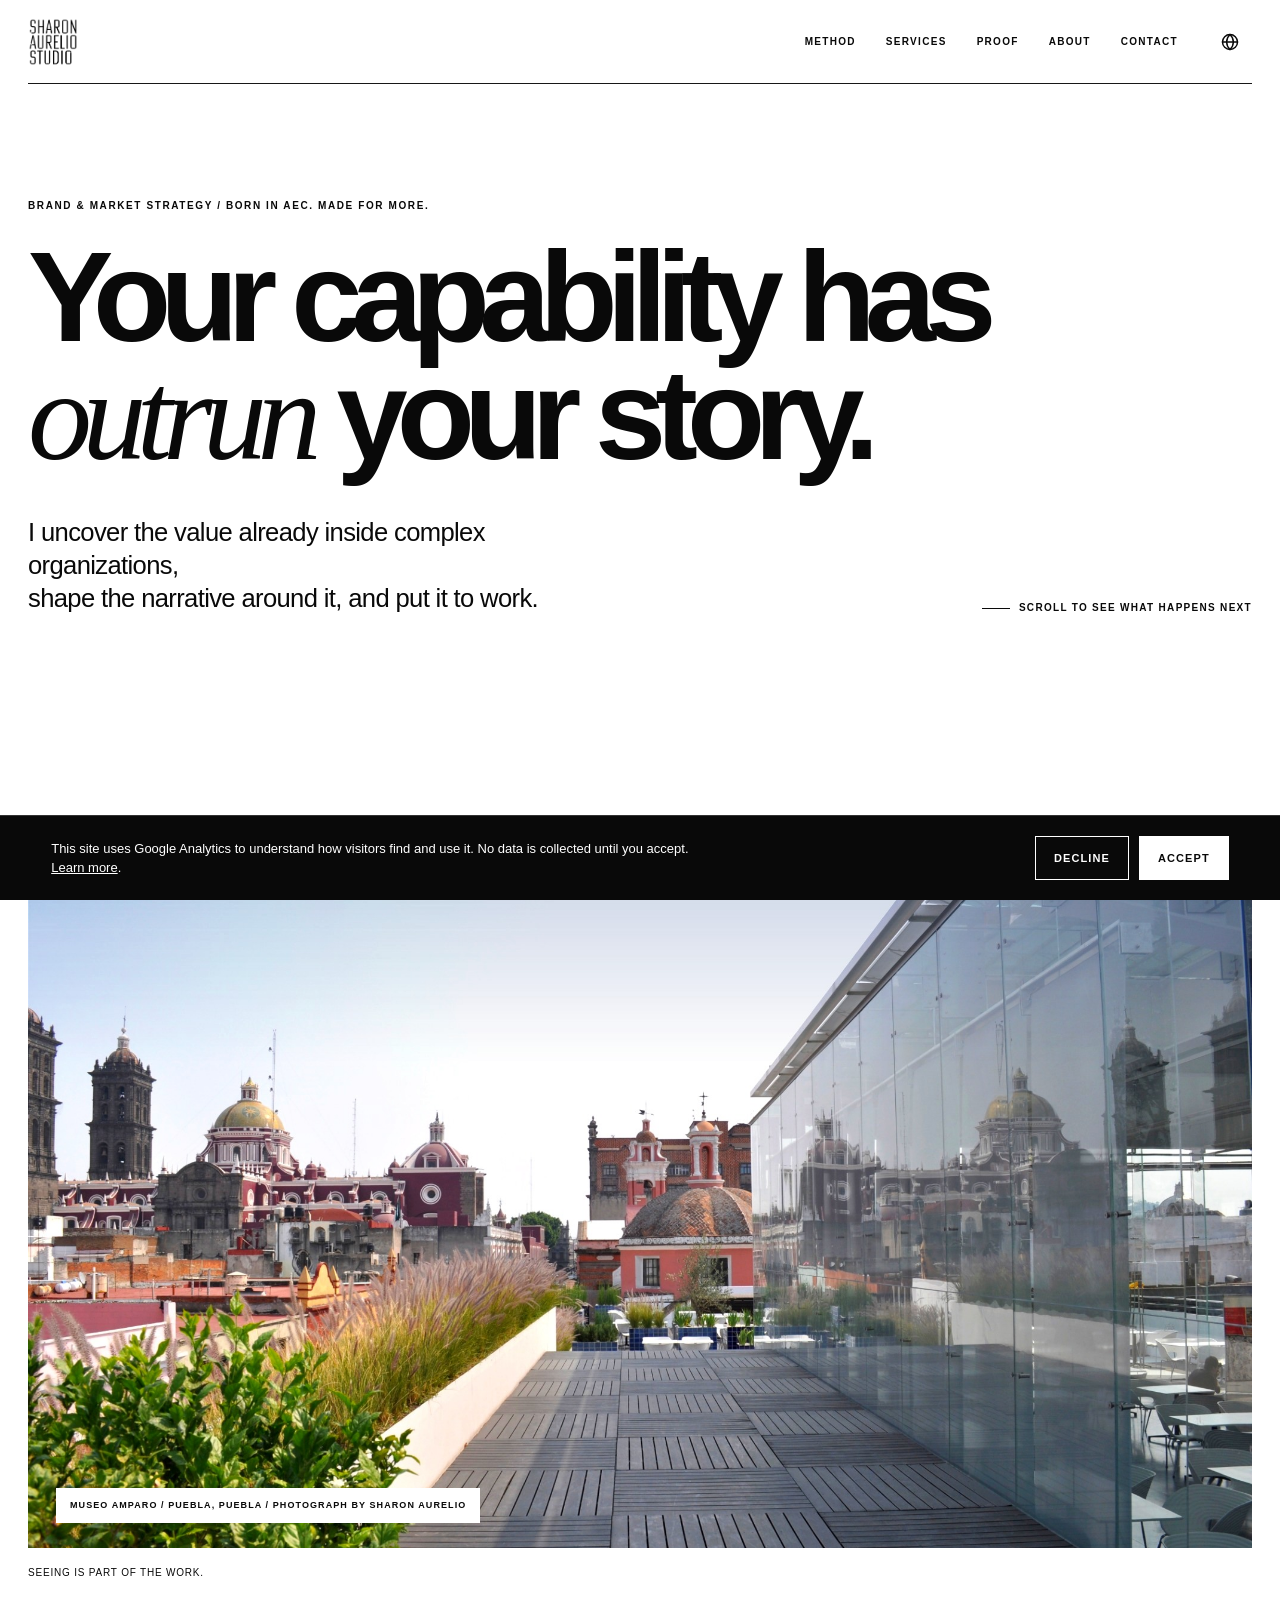
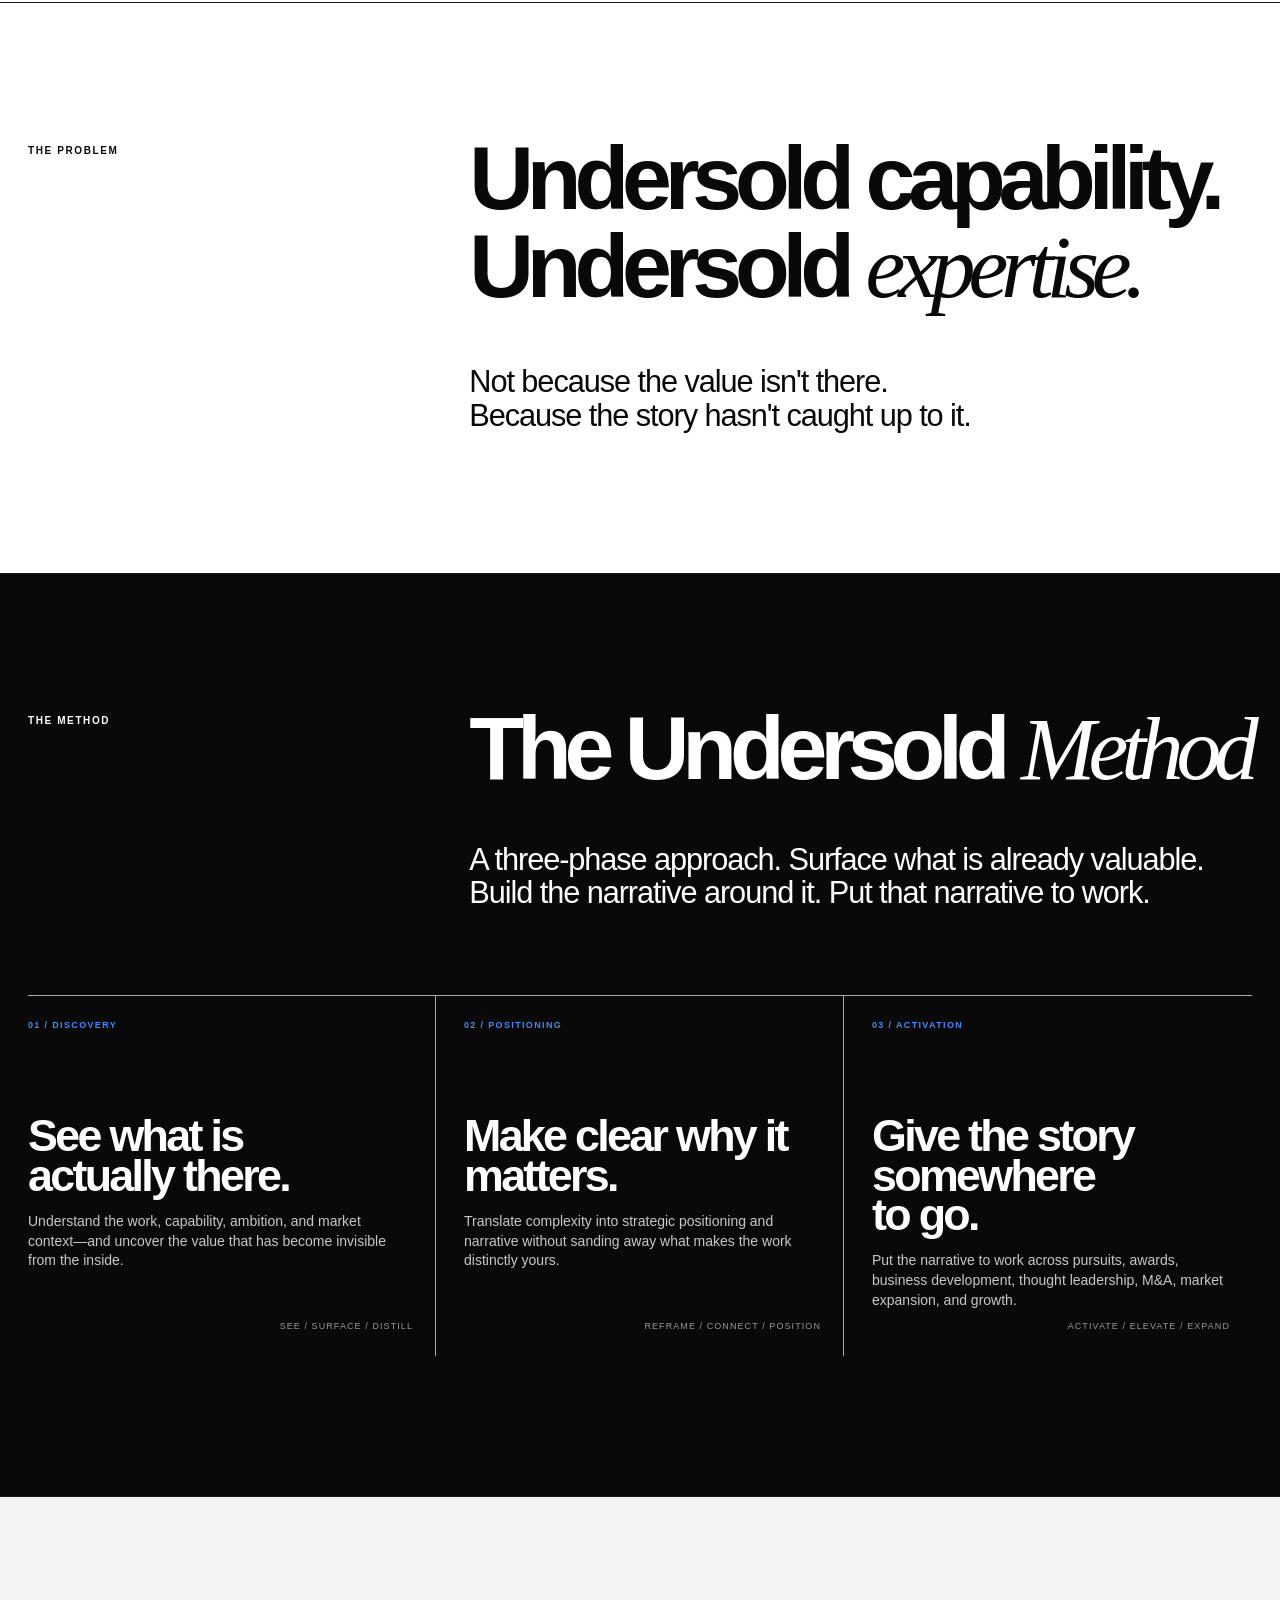
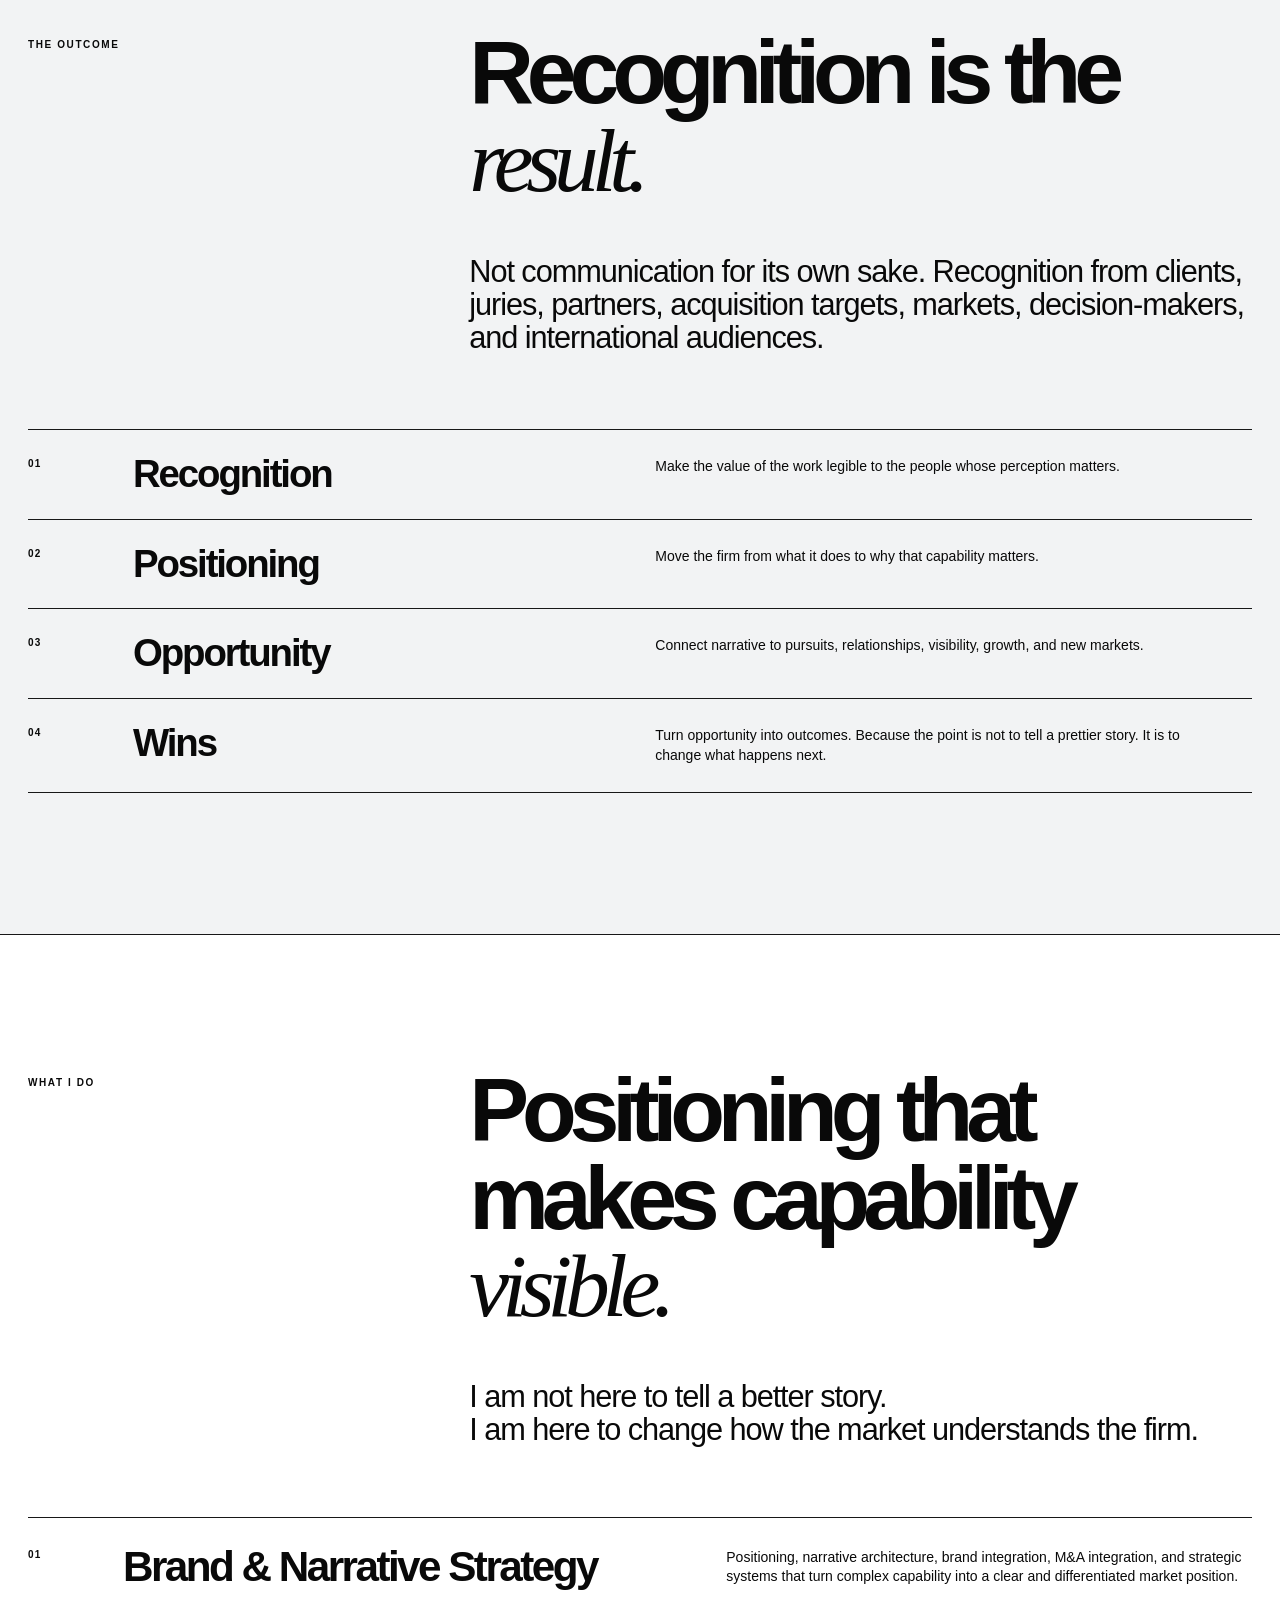
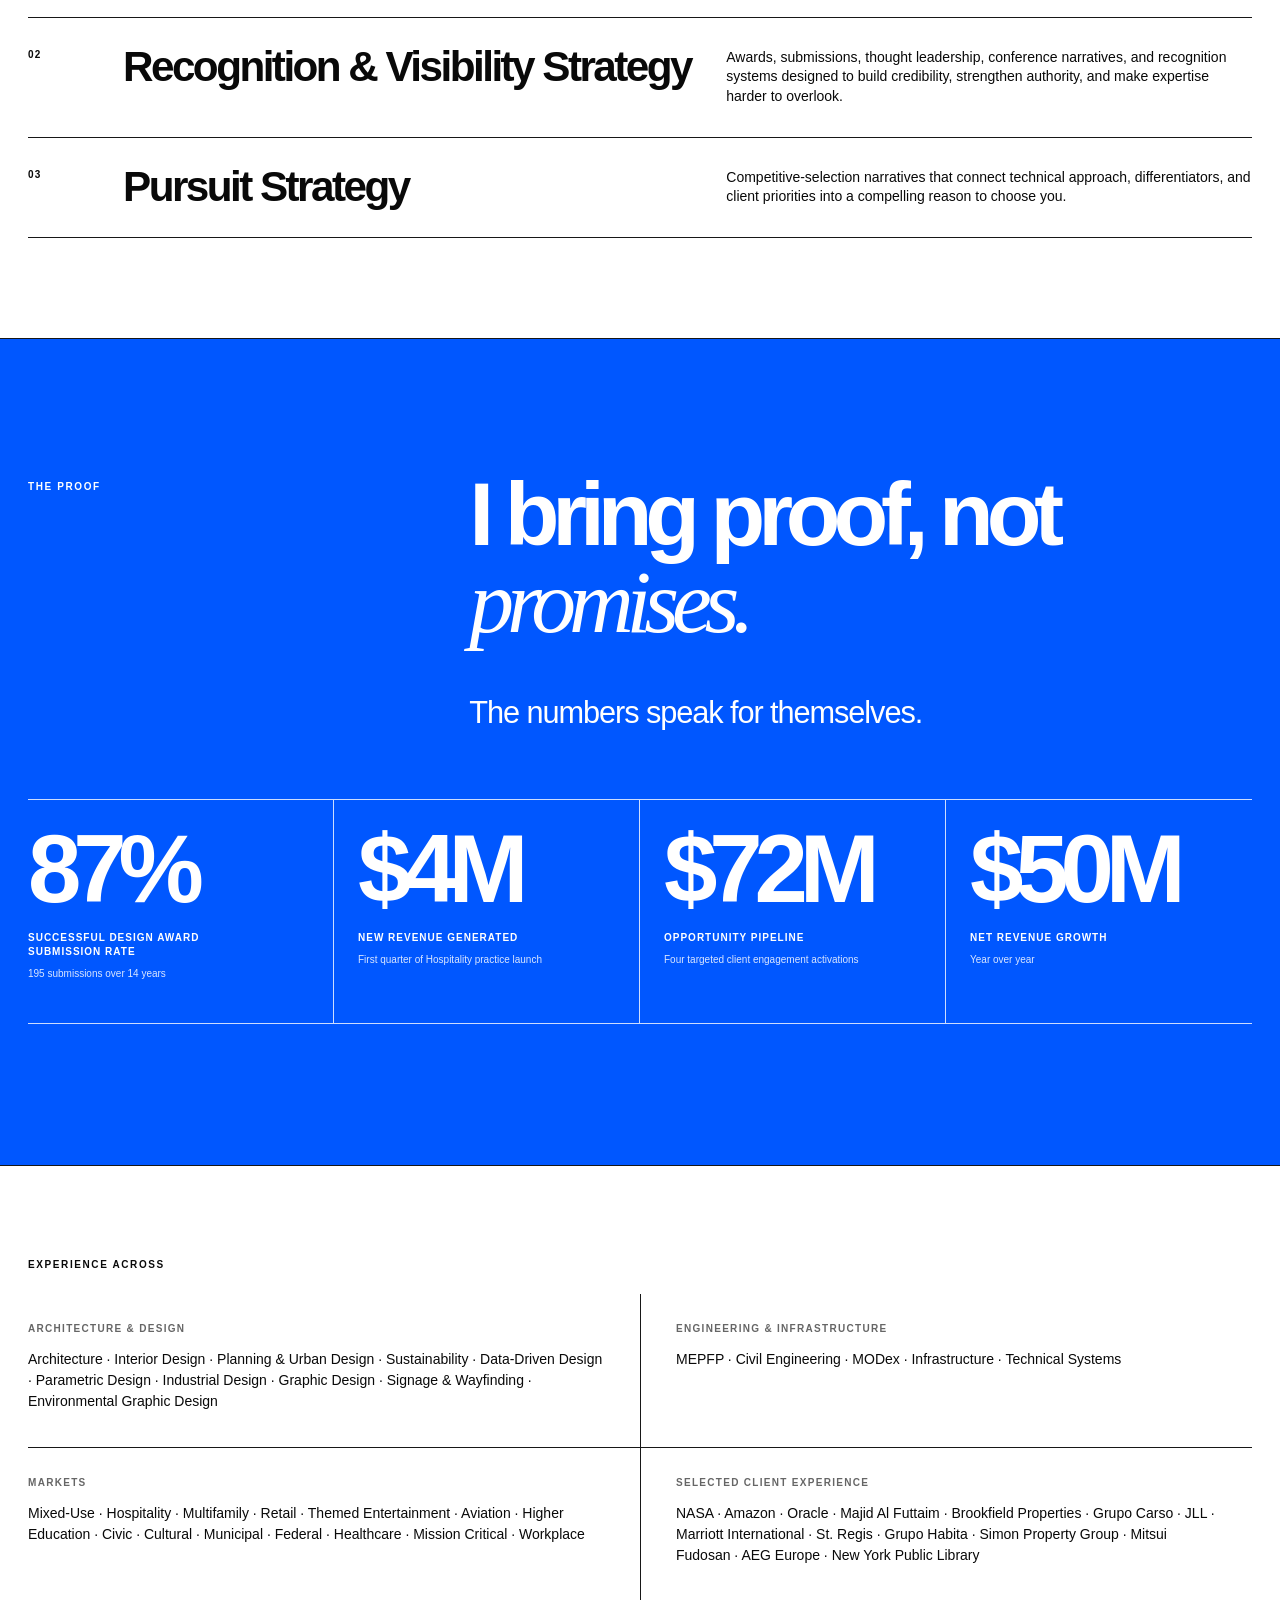
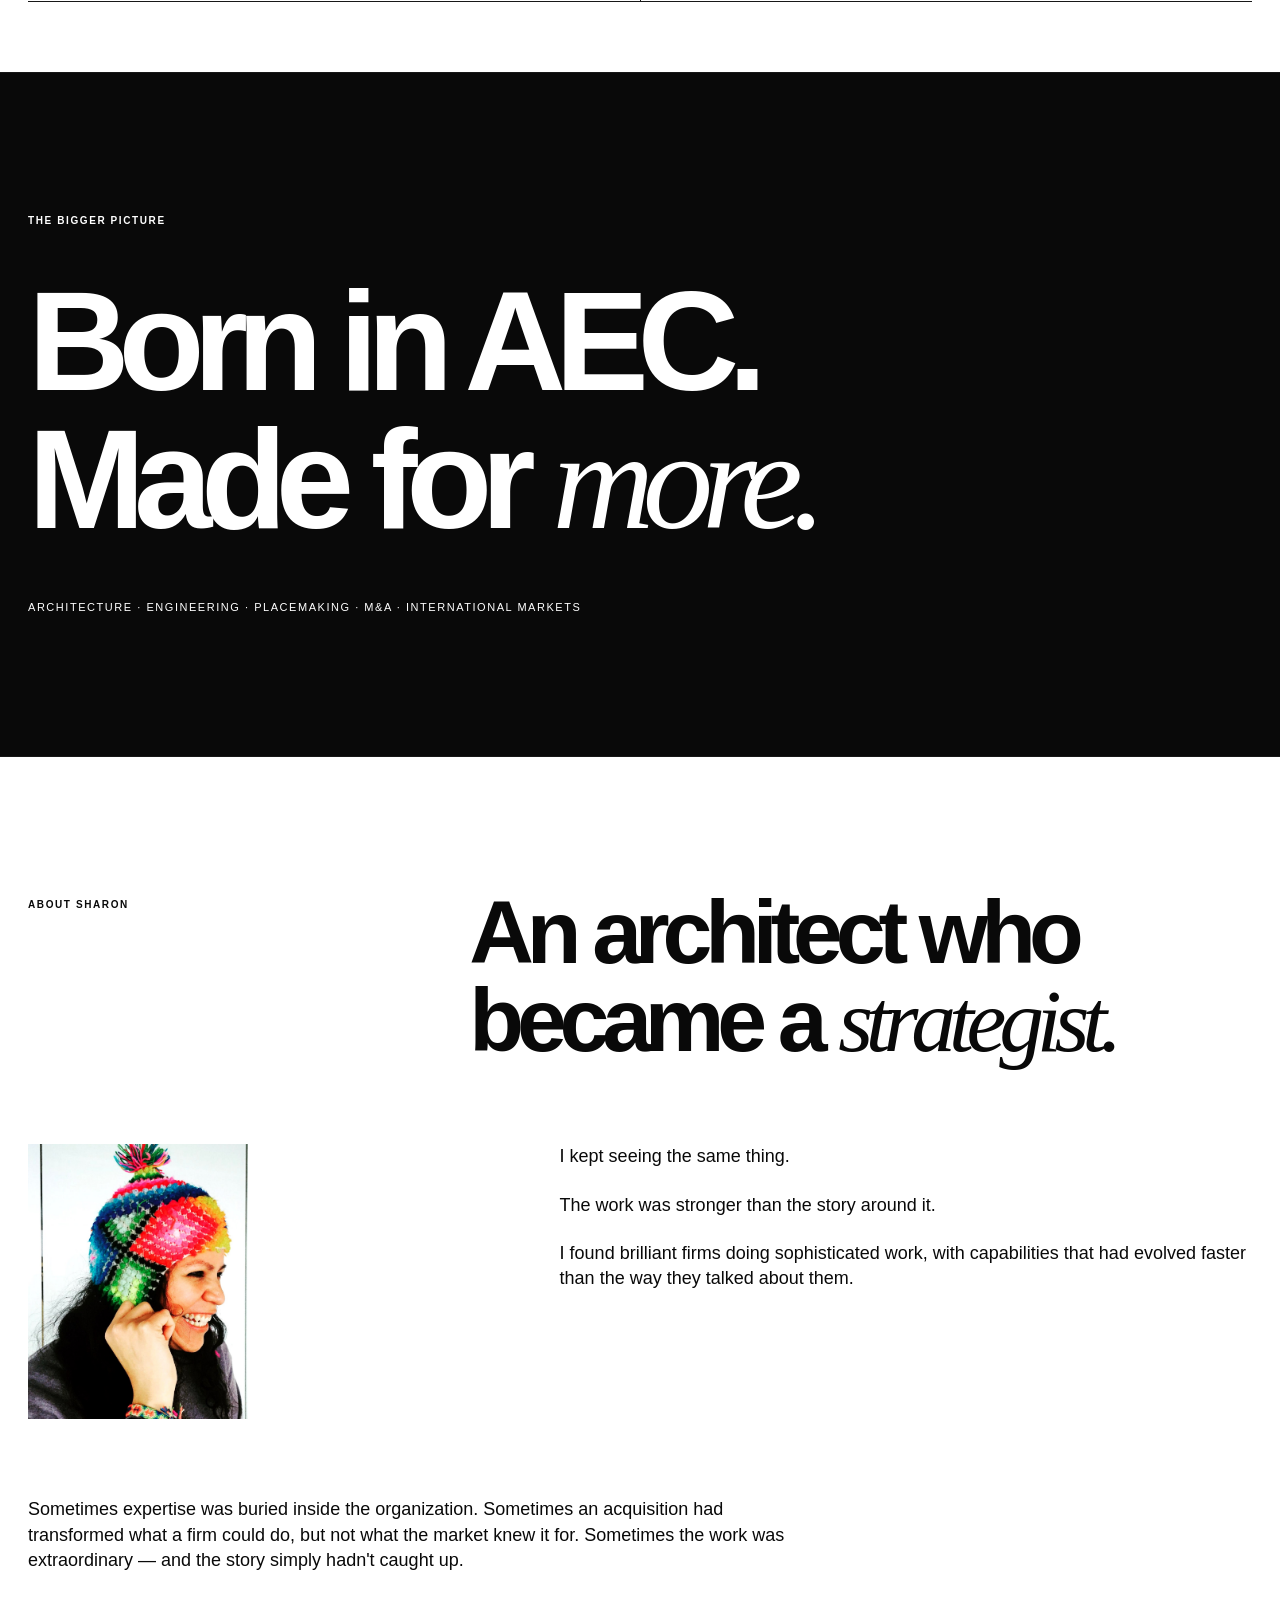
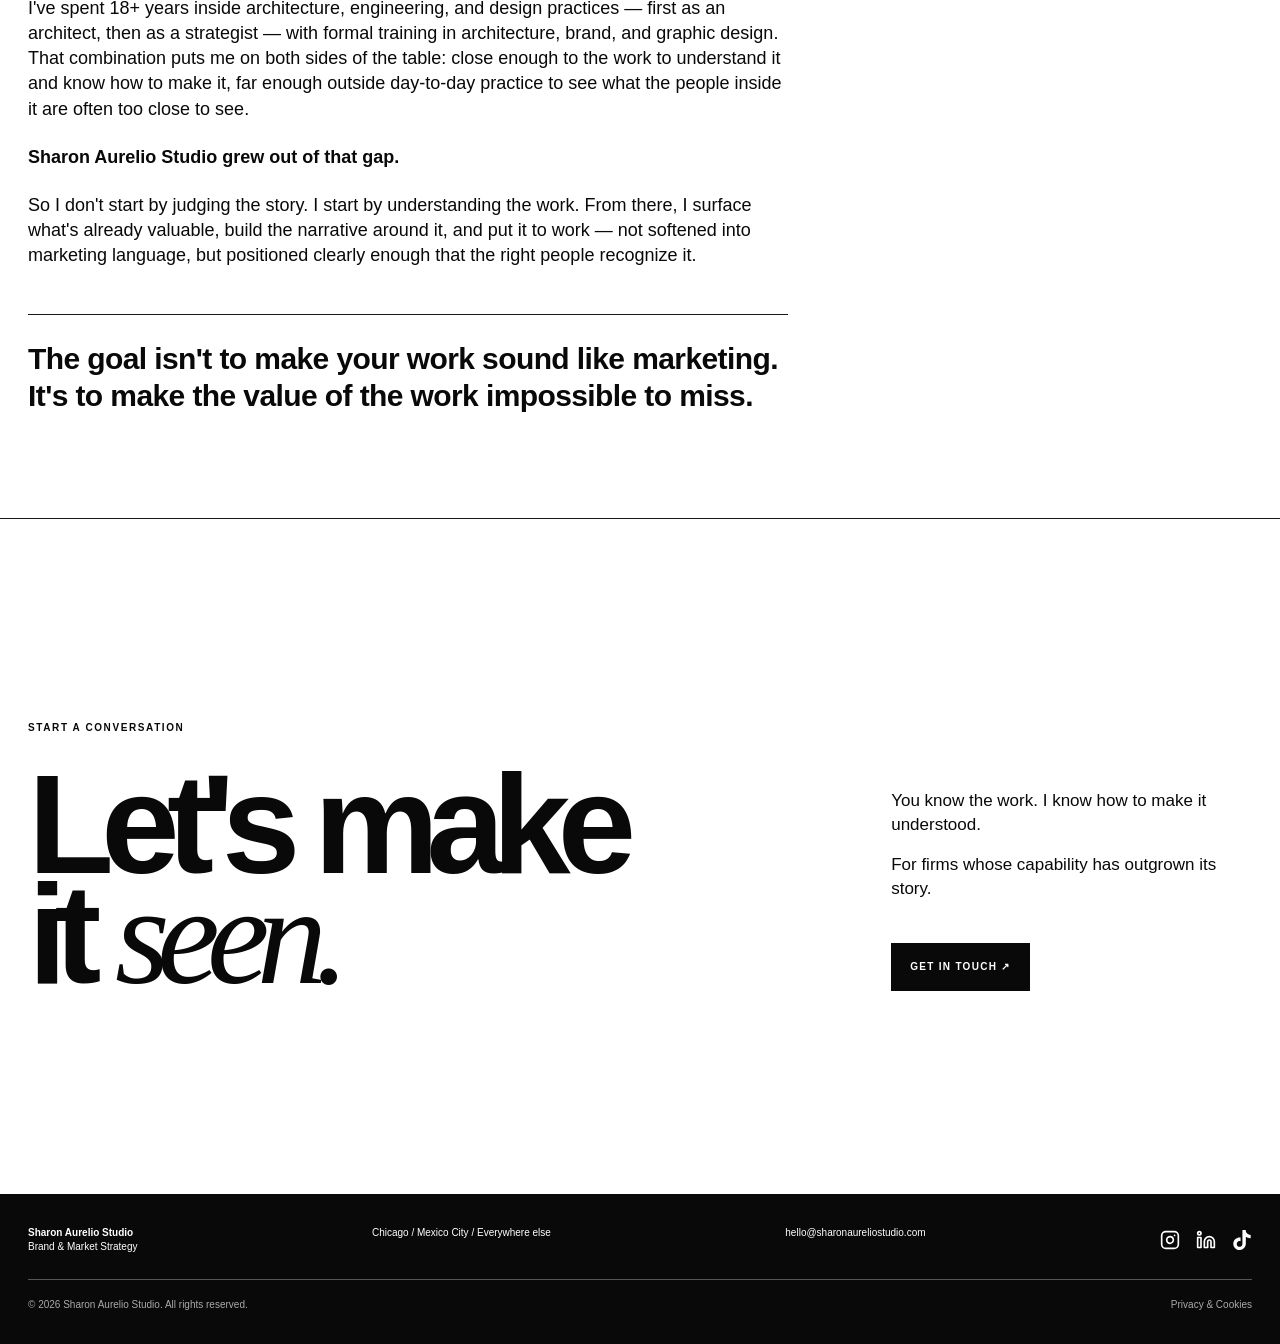
<file: index.html>
<!doctype html>
<html lang="en">
<head>
<!-- Google tag (gtag.js) -- NOT loaded here. It only loads after cookie consent
     is granted (see the consent-gate script near the end of <body>), so no
     analytics cookie is set before a visitor has chosen. -->
<script>
  window.dataLayer = window.dataLayer || [];
  function gtag(){dataLayer.push(arguments);}
</script>
<meta charset="utf-8">
<meta name="viewport" content="width=device-width,initial-scale=1">
<meta name="description" content="Sharon Aurelio Studio — brand and market strategy for firms whose capability has outrun their story.">
<title>Sharon Aurelio Studio — Brand & Market Strategy</title>
<link rel="canonical" href="https://sharonaureliostudio.com/">
<link rel="alternate" hreflang="en" href="https://sharonaureliostudio.com/">
<link rel="alternate" hreflang="es" href="https://sharonaureliostudio.com/es/">
<link rel="alternate" hreflang="x-default" href="https://sharonaureliostudio.com/">

<link rel="icon" type="image/svg+xml" href="favicon.svg">
<link rel="icon" type="image/png" sizes="32x32" href="favicon-32.png">
<link rel="icon" type="image/png" sizes="16x16" href="favicon-16.png">
<link rel="shortcut icon" href="favicon.ico">
<link rel="apple-touch-icon" sizes="180x180" href="apple-touch-icon.png">

<meta property="og:type" content="website">
<meta property="og:site_name" content="Sharon Aurelio Studio">
<meta property="og:url" content="https://sharonaureliostudio.com/">
<meta property="og:title" content="Sharon Aurelio Studio — Brand & Market Strategy">
<meta property="og:description" content="Brand and market strategy for firms whose capability has outrun their story.">
<meta property="og:image" content="https://sharonaureliostudio.com/images/og-image.jpg">
<meta property="og:image:width" content="1200">
<meta property="og:image:height" content="630">
<meta property="og:image:alt" content="Museo Amparo, Puebla, Mexico — photographed by Sharon Aurelio">

<meta name="twitter:card" content="summary_large_image">
<meta name="twitter:title" content="Sharon Aurelio Studio — Brand & Market Strategy">
<meta name="twitter:description" content="Brand and market strategy for firms whose capability has outrun their story.">
<meta name="twitter:image" content="https://sharonaureliostudio.com/images/og-image.jpg">

<script type="application/ld+json">
{
  "@context": "https://schema.org",
  "@type": "ProfessionalService",
  "name": "Sharon Aurelio Studio",
  "url": "https://sharonaureliostudio.com",
  "description": "Brand and market strategy for architecture, engineering, and infrastructure (AEC) firms whose capability has outrun their story.",
  "email": "hello@sharonaureliostudio.com",
  "sameAs": ["https://www.instagram.com/sharonaureliostudio", "https://www.linkedin.com/company/sharon-aurelio-studio", "https://www.tiktok.com/@sharonaureliostudi"],
  "areaServed": ["Chicago", "Mexico", "Worldwide"],
  "founder": {
    "@type": "Person",
    "name": "Sharon Aurelio",
    "jobTitle": "Brand & Market Strategist",
    "image": "https://sharonaureliostudio.com/images/sharon-aurelio-headshot.jpg"
  },
  "serviceType": ["Brand & Market Strategy", "Recognition & Visibility Strategy", "Pursuit Strategy"],
  "knowsAbout": ["Brand strategy", "Market strategy", "AEC marketing", "Architecture firm branding", "Engineering firm branding", "Design award submissions", "Pursuit strategy", "M&A brand integration"]
}
</script>
<link rel="stylesheet" href="css/style.css?v=20261012c">
<script>
/* Opening-sequence gate: decide BEFORE paint whether the intro should run,
   so there is never a flash of the wrong state. No JS / reduced-motion / already
   seen this session => class is never added => overlay stays hidden (CSS default)
   and the homepage is what renders. */
(function(){
  try{
    var seen = sessionStorage.getItem('sasIntroSeen');
    var reduced = window.matchMedia && window.matchMedia('(prefers-reduced-motion: reduce)').matches;
    if(!seen && !reduced){
      document.documentElement.classList.add('show-intro');
    }
    if(seen || reduced){
      sessionStorage.setItem('sasIntroSeen','1');
    }
  }catch(e){ /* sessionStorage unavailable: fall through, intro simply won't show */ }
})();
</script>
</head>
<body>

<div class="intro" id="intro" aria-hidden="true">
  <p class="intro-statement">Your work is better than<br><span class="accent">the story you're telling about it.</span></p>
</div>

<header class="container nav">
  <a class="logo" href="#top"><img src="images/sharon-aurelio-studio-logo.png?v=20260925a" alt="Sharon Aurelio Studio" width="495" height="480"></a>
  <div class="nav-right">
    <nav class="navlinks" id="navlinks">
      <a href="#method">Method</a>
      <a href="#services">Services</a>
      <a href="#proof">Proof</a>
      <a href="#about">About</a>
      <a href="#contact">Contact</a>
    </nav>
    <div class="lang" id="lang">
      <button class="lang-toggle" id="langToggle" type="button" aria-expanded="false" aria-controls="langMenu" aria-label="Language">
        <svg viewBox="0 0 24 24" fill="none" stroke="currentColor" stroke-width="1.75" stroke-linecap="round" stroke-linejoin="round" aria-hidden="true" focusable="false"><circle cx="12" cy="12" r="9"></circle><path d="M3 12h18"></path><path d="M12 3c2.6 2.4 4 5.6 4 9s-1.4 6.6-4 9c-2.6-2.4-4-5.6-4-9s1.4-6.6 4-9z"></path></svg>
      </button>
      <ul class="lang-menu" id="langMenu" hidden>
        <li><a href="./" hreflang="en" lang="en" aria-current="true">English</a></li>
        <li><a href="es/" hreflang="es" lang="es">Español</a></li>
      </ul>
    </div>
    <button class="menu-toggle" id="menuToggle" aria-expanded="false" aria-controls="mobilenav" type="button" data-open-label="Menu" data-close-label="Close">Menu</button>
  </div>
</header>

<nav class="mobilenav" id="mobilenav" aria-label="Mobile">
  <a href="#method">Method</a>
  <a href="#services">Services</a>
  <a href="#proof">Proof</a>
  <a href="#about">About</a>
  <a href="#contact">Contact</a>
</nav>

<main id="top">

<section class="container hero">
  <div>
    <div class="kicker">Brand &amp; Market Strategy / Born in AEC. Made for more.</div>
    <h1>Your capability has <em>outrun</em> your story.</h1>
    <div class="hero-meta">
      <p>I uncover the value already inside complex organizations, <br class="hero-lede-break">shape the narrative around it, and put it to work.</p>
      <div class="scroll"><span></span>Scroll to see what happens next</div>
    </div>
  </div>
</section>

<section class="image-break">
  <div class="container">
    <figure>
      <img src="images/amparo-editorial-edit.jpg" alt="Museo Amparo, Puebla, Puebla — photograph by Sharon Aurelio" width="2048" height="1360" loading="lazy">
      <div class="image-label">Museo Amparo / Puebla, Puebla / Photograph by Sharon Aurelio</div>
    </figure>
    <div class="image-caption">
      <div>Seeing is part of the work.</div>
    </div>
  </div>
</section>

<section class="section">
  <div class="container split">
    <div class="kicker">The problem</div>
    <div>
      <h2>Undersold capability.<br>Undersold <em>expertise.</em></h2>
      <p class="lede" style="margin-top:55px">Not because the value isn't there.<br>Because the story hasn't caught up to it.</p>
    </div>
  </div>
</section>

<section class="section dark" id="method">
  <div class="container">
    <div class="split">
      <div class="kicker">The Method</div>
      <div>
        <h2>The Undersold <em>Method</em></h2>
        <p class="lede" style="margin-top:50px">A three-phase approach. Surface what is already valuable. Build the narrative around it. Put that narrative to work.</p>
      </div>
    </div>
    <div class="method-grid">
      <article class="method">
        <div class="method-no">01 / DISCOVERY</div>
        <h3>See what is actually there.</h3>
        <p>Understand the work, capability, ambition, and market context—and uncover the value that has become invisible from the inside.</p>
        <div class="method-word">See / Surface / Distill</div>
      </article>
      <article class="method">
        <div class="method-no">02 / POSITIONING</div>
        <h3>Make clear why it matters.</h3>
        <p>Translate complexity into strategic positioning and narrative without sanding away what makes the work distinctly yours.</p>
        <div class="method-word">Reframe / Connect / Position</div>
      </article>
      <article class="method">
        <div class="method-no">03 / ACTIVATION</div>
        <h3>Give the story somewhere<br>to go.</h3>
        <p>Put the narrative to work across pursuits, awards, business development, thought leadership, M&amp;A, market expansion, and growth.</p>
        <div class="method-word">Activate / Elevate / Expand</div>
      </article>
    </div>
  </div>
</section>

<section class="section outcomes">
  <div class="container">
    <div class="split">
      <div class="kicker">The outcome</div>
      <div>
        <h2>Recognition is the <em>result.</em></h2>
        <p class="lede" style="margin-top:50px">Not communication for its own sake. Recognition from clients, juries, partners, acquisition targets, markets, decision-makers, and international audiences.</p>
      </div>
    </div>
    <div class="outcome-row">
      <div class="outcome"><div class="num">01</div><h3>Recognition</h3><p>Make the value of the work legible to the people whose perception matters.</p></div>
      <div class="outcome"><div class="num">02</div><h3>Positioning</h3><p>Move the firm from what it does to why that capability matters.</p></div>
      <div class="outcome"><div class="num">03</div><h3>Opportunity</h3><p>Connect narrative to pursuits, relationships, visibility, growth, and new markets.</p></div>
      <div class="outcome"><div class="num">04</div><h3>Wins</h3><p>Turn opportunity into outcomes. Because the point is not to tell a prettier story. It is to change what happens next.</p></div>
    </div>
  </div>
</section>

<section class="section services" id="services">
  <div class="container split">
    <div class="kicker">What I do</div>
    <div>
      <h2>Positioning that makes capability <em>visible.</em></h2>
      <p class="lede" style="margin-top:50px">I am not here to tell a better story.<br>I am here to change how the market understands the firm.</p>
    </div>
  </div>
  <div class="container service-list">
    <article class="service">
      <div class="num">01</div>
      <h3>Brand &amp; Narrative Strategy</h3>
      <div><p>Positioning, narrative architecture, brand integration, M&amp;A integration, and strategic systems that turn complex capability into a clear and differentiated market position.</p></div>
    </article>
    <article class="service">
      <div class="num">02</div>
      <h3>Recognition &amp; Visibility Strategy</h3>
      <div><p>Awards, submissions, thought leadership, conference narratives, and recognition systems designed to build credibility, strengthen authority, and make expertise harder to overlook.</p></div>
    </article>
    <article class="service">
      <div class="num">03</div>
      <h3>Pursuit Strategy</h3>
      <div><p>Competitive-selection narratives that connect technical approach, differentiators, and client priorities into a compelling reason to choose you.</p></div>
    </article>
  </div>
</section>

<section class="section proof" id="proof">
  <div class="container">
    <div class="split">
      <div class="kicker">The proof</div>
      <div>
        <h2>I bring proof, not <em>promises.</em></h2>
        <p class="lede" style="margin-top:50px">The numbers speak for themselves.</p>
      </div>
    </div>
    <div class="proof-grid">
      <div class="stat"><strong>87%</strong><span>Successful design award submission rate</span><small>195 submissions over 14 years</small></div>
      <div class="stat"><strong>$4M</strong><span>New revenue generated</span><small>First quarter of Hospitality practice launch</small></div>
      <div class="stat"><strong>$72M</strong><span>Opportunity pipeline</span><small>Four targeted client engagement activations</small></div>
      <div class="stat"><strong>$50M</strong><span>Net revenue growth</span><small>Year over year</small></div>
    </div>
  </div>
</section>

<section class="section experience-section" id="experience">
  <div class="container">
    <div class="experience">
      <h3 class="kicker" style="padding:22px 0">Experience across</h3>
      <div class="exp-grid">
        <div class="exp-block"><h4>Architecture &amp; Design</h4><p>Architecture · Interior Design · Planning &amp; Urban Design · Sustainability · Data-Driven Design · Parametric Design · Industrial Design · Graphic Design · Signage &amp; Wayfinding · Environmental Graphic Design</p></div>
        <div class="exp-block"><h4>Engineering &amp; Infrastructure</h4><p>MEPFP · Civil Engineering · MODex · Infrastructure · Technical Systems</p></div>
        <div class="exp-block"><h4>Markets</h4><p>Mixed-Use · Hospitality · Multifamily · Retail · Themed Entertainment · Aviation · Higher Education · Civic · Cultural · Municipal · Federal · Healthcare · Mission Critical · Workplace</p></div>
        <div class="exp-block"><h4>Selected client experience</h4><p>NASA · Amazon · Oracle · Majid Al Futtaim · Brookfield Properties · Grupo Carso · JLL · Marriott International · St. Regis · Grupo Habita · Simon Property Group · Mitsui Fudosan · AEG Europe · New York Public Library</p></div>
      </div>
    </div>
  </div>
</section>

<section class="section statement">
  <div class="container">
    <div class="kicker">The bigger picture</div>
    <h2 style="margin-top:45px">Born in AEC.<br>Made for <em>more.</em></h2>
    <div class="sub">Architecture · Engineering · Placemaking · M&amp;A · International Markets</div>
  </div>
</section>

<section class="section about" id="about">
  <div class="container">
    <div class="split">
      <div class="kicker">About Sharon</div>
      <div><h2>An architect who became a <em>strategist.</em></h2></div>
    </div>

    <div class="about-intro">
      <div>
        <figure class="about-photo">
          <img src="images/sharon-aurelio-headshot.jpg" alt="Sharon Aurelio, brand and narrative strategist" width="1380" height="1380" loading="lazy">
        </figure>
      </div>
      <div class="about-copy">
        <p>I kept seeing the same thing.</p>
        <p>The work was stronger than the story around it.</p>
        <p>I found brilliant firms doing sophisticated work, with capabilities that had evolved faster than the way they talked about them.</p>
      </div>
    </div>

    <div class="about-copy about-copy-full">
      <p>Sometimes expertise was buried inside the organization. Sometimes an acquisition had transformed what a firm could do, but not what the market knew it for. Sometimes the work was extraordinary — and the story simply hadn't caught up.</p>
      <p>I've spent 18+ years inside architecture, engineering, and design practices — first as an architect, then as a strategist — with formal training in architecture, brand, and graphic design. That combination puts me on both sides of the table: close enough to the work to understand it and know how to make it, far enough outside day-to-day practice to see what the people inside it are often too close to see.</p>
      <p><strong>Sharon Aurelio Studio grew out of that gap.</strong></p>
      <p>So I don't start by judging the story. I start by understanding the work. From there, I surface what's already valuable, build the narrative around it, and put it to work — not softened into marketing language, but positioned clearly enough that the right people recognize it.</p>
      <p class="closing-line">The goal isn't to make your work sound like marketing. It's to make the value of the work impossible to miss.</p>
    </div>
  </div>
</section>

<section class="contact" id="contact">
  <div class="container contact-grid">
    <div>
      <div class="kicker">Start a conversation</div>
      <h2 style="margin-top:35px">Let's make<br>it <em>seen.</em></h2>
    </div>
    <div class="contact-side">
      <p>You know the work. I know how to make it understood.</p>
      <p>For firms whose capability has outgrown its story.</p>
      <a class="cta" href="mailto:hello@sharonaureliostudio.com">Get in touch ↗</a>
    </div>
  </div>
</section>

</main>

<footer class="footer">
  <div class="container">
    <div class="footer-top">
      <div><strong>Sharon Aurelio Studio</strong><br>Brand &amp; Market Strategy</div>
      <div>Chicago / Mexico City / Everywhere else</div>
      <div><a href="mailto:hello@sharonaureliostudio.com">hello@sharonaureliostudio.com</a></div>
      <div class="footer-social">
        <a href="https://www.instagram.com/sharonaureliostudio" target="_blank" rel="noopener" aria-label="Instagram"><svg viewBox="0 0 24 24" fill="none" stroke="currentColor" stroke-width="2" stroke-linecap="round" stroke-linejoin="round"><rect x="2" y="2" width="20" height="20" rx="5"></rect><path d="M16 11.37A4 4 0 1 1 12.63 8 4 4 0 0 1 16 11.37z"></path><line x1="17.5" y1="6.5" x2="17.5" y2="6.5"></line></svg></a>
        <a href="https://www.linkedin.com/company/sharon-aurelio-studio" target="_blank" rel="noopener" aria-label="LinkedIn"><svg viewBox="0 0 24 24" fill="none" stroke="currentColor" stroke-width="2" stroke-linecap="round" stroke-linejoin="round"><path d="M16 8a6 6 0 0 1 6 6v7h-4v-7a2 2 0 0 0-2-2 2 2 0 0 0-2 2v7h-4v-7a6 6 0 0 1 6-6z"></path><rect x="2" y="9" width="4" height="12"></rect><circle cx="4" cy="4" r="2"></circle></svg></a>
        <a href="https://www.tiktok.com/@sharonaureliostudi" target="_blank" rel="noopener" aria-label="TikTok"><svg viewBox="0 0 24 24" fill="currentColor"><path d="M12.525.02c1.31-.02 2.61-.01 3.91-.02.08 1.53.63 3.09 1.75 4.17 1.12 1.11 2.7 1.62 4.24 1.79v4.03c-1.44-.05-2.89-.35-4.2-.97-.57-.26-1.1-.59-1.62-.93-.01 2.92.01 5.84-.02 8.75-.08 1.4-.54 2.79-1.35 3.94-1.31 1.92-3.58 3.17-5.91 3.21-1.43.08-2.86-.31-4.08-1.03-2.02-1.19-3.44-3.37-3.65-5.71-.02-.5-.03-1-.01-1.49.18-1.9 1.12-3.72 2.58-4.96 1.66-1.44 3.98-2.13 6.15-1.72.02 1.48-.04 2.96-.04 4.44-.99-.32-2.15-.23-3.02.37-.63.41-1.11 1.04-1.36 1.75-.21.51-.15 1.07-.14 1.61.24 1.64 1.82 3.02 3.5 2.87 1.12-.01 2.19-.66 2.77-1.61.19-.33.4-.67.41-1.06.1-1.79.06-3.57.07-5.36.01-4.03-.01-8.05.02-12.07z"></path></svg></a>
      </div>
    </div>
    <div class="footer-bottom">
      <div>© 2026 Sharon Aurelio Studio. All rights reserved.</div>
      <div><a href="privacy.html">Privacy &amp; Cookies</a></div>
    </div>
  </div>
</footer>

<div id="cookieBanner" class="cookie-banner" hidden role="region" aria-label="Cookie notice">
  <p>This site uses Google Analytics to understand how visitors find and use it. No data is collected until you accept. <a href="privacy.html">Learn more</a>.</p>
  <div class="cookie-banner-actions">
    <button id="cookieDecline" type="button">Decline</button>
    <button id="cookieAccept" type="button">Accept</button>
  </div>
</div>

<script src="js/script.js?v=20261012a" defer></script>
<script src="js/lang.js?v=20261012a" defer></script>
</body>
</html>
</file>
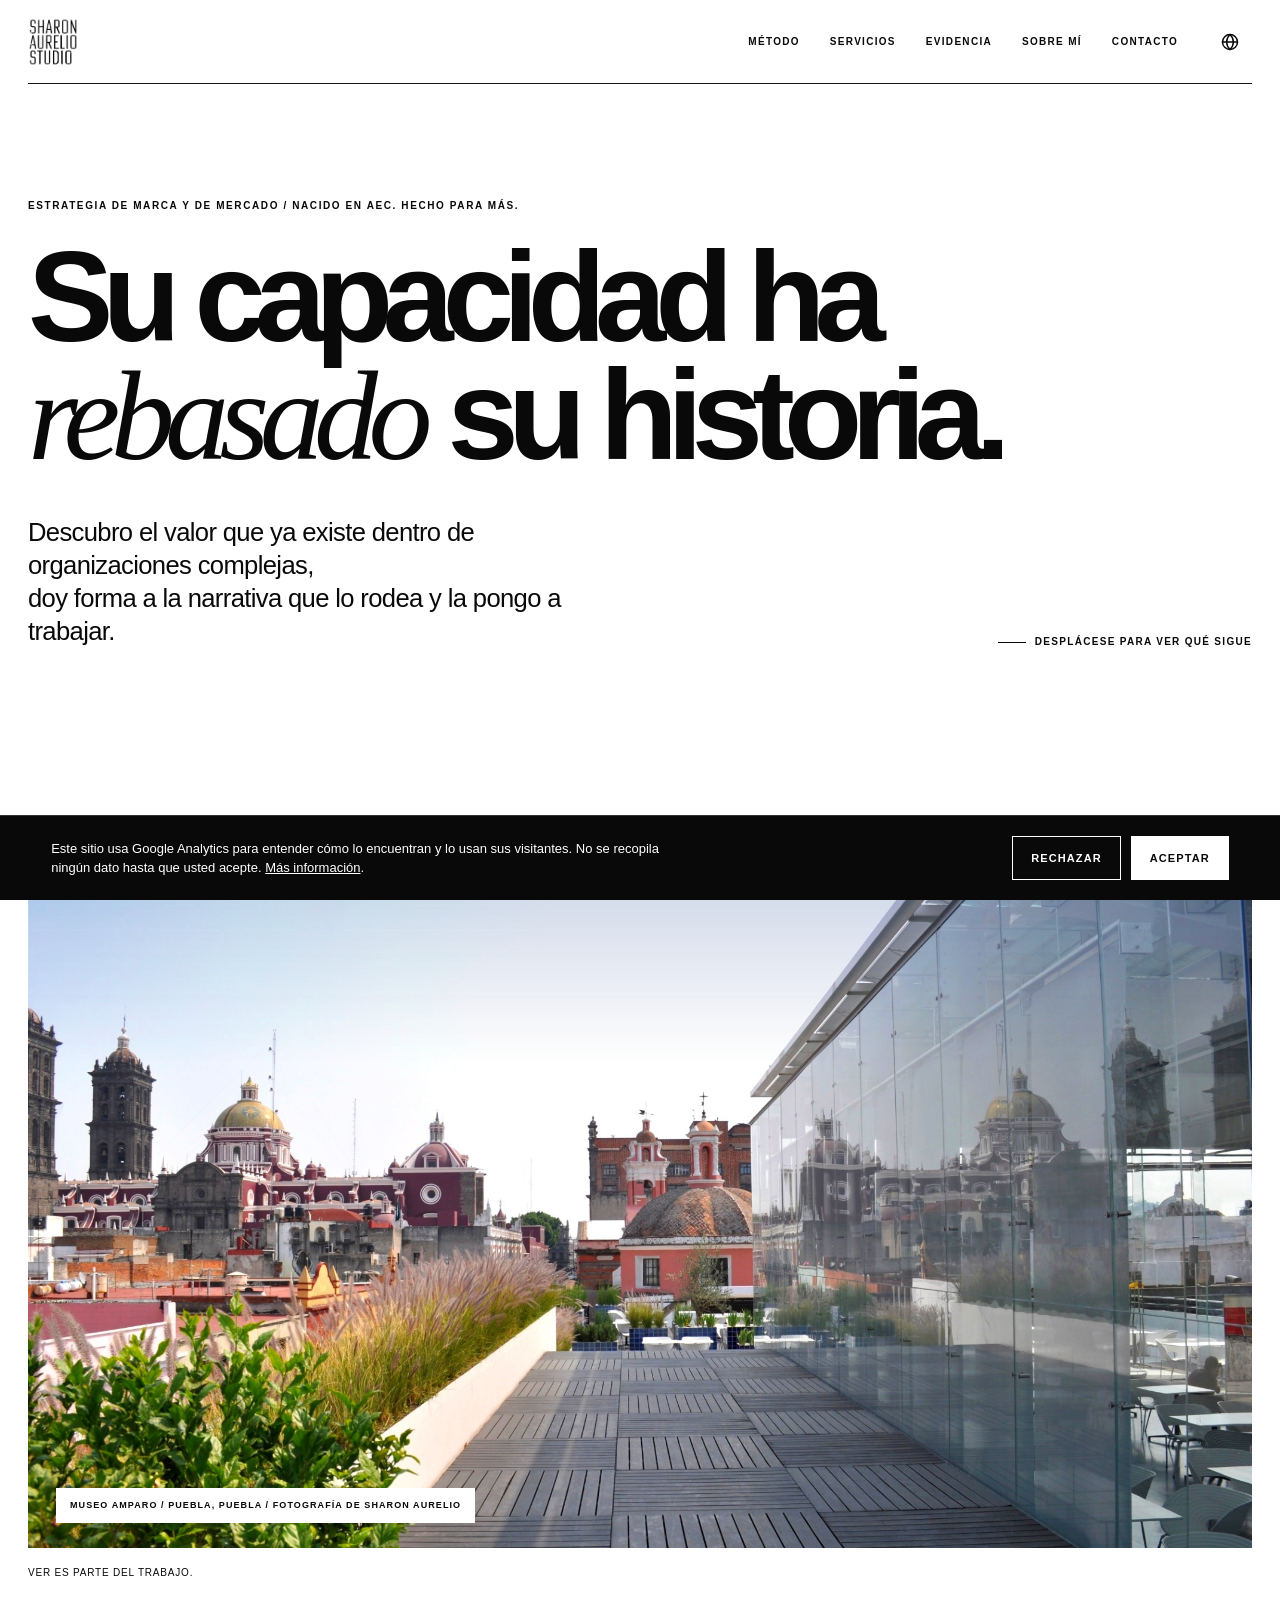
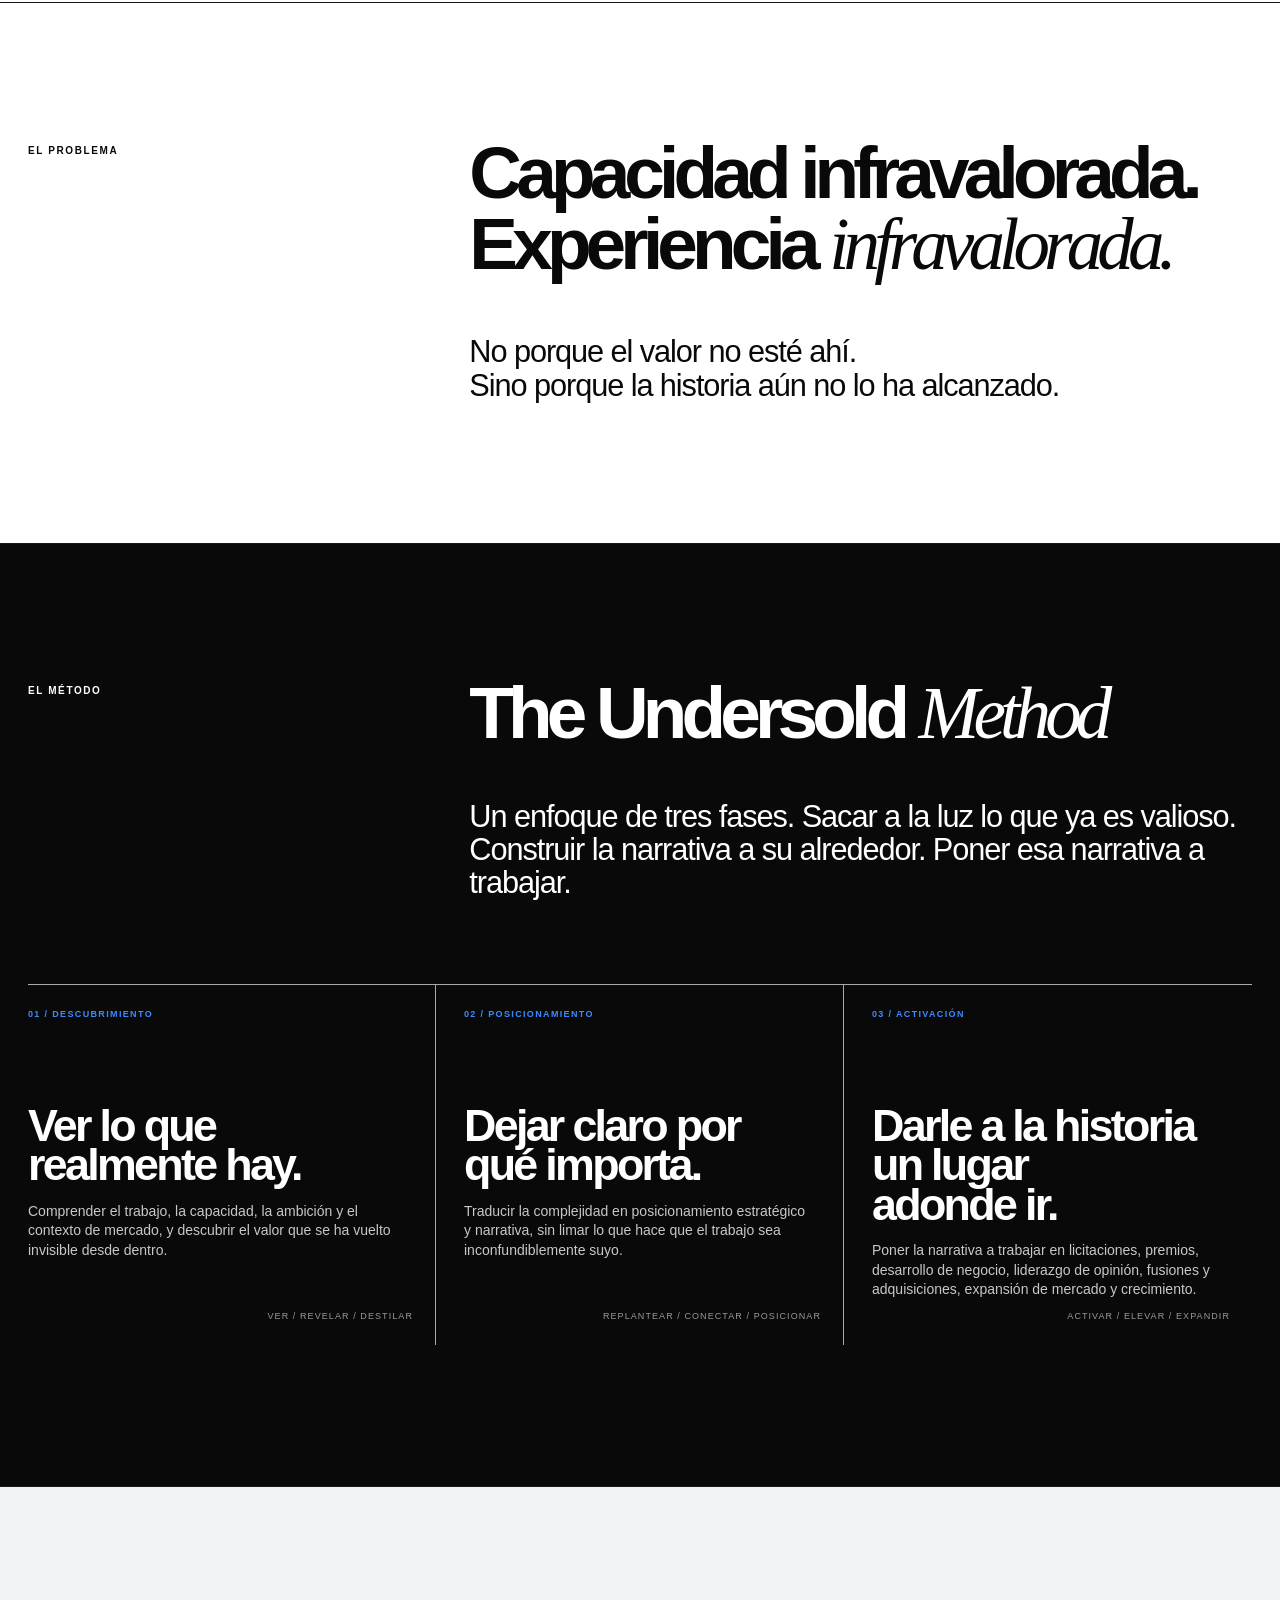
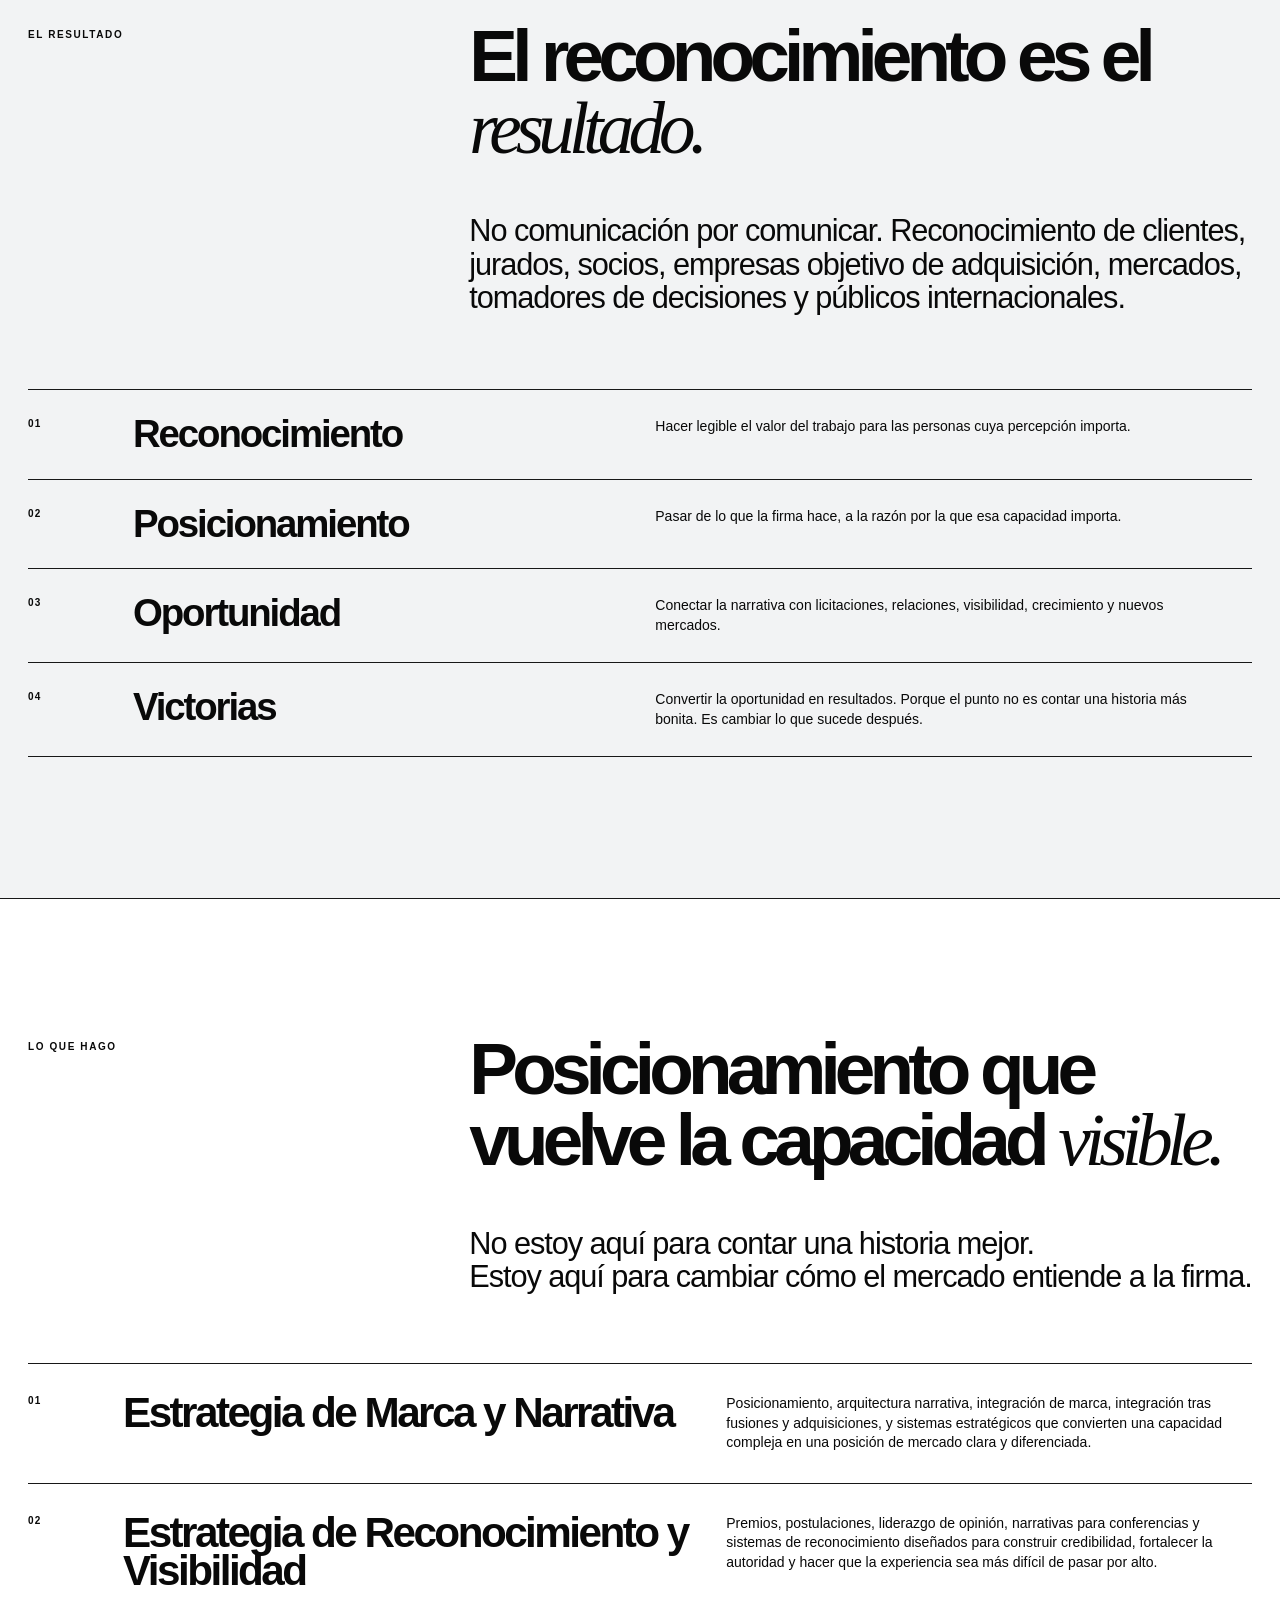
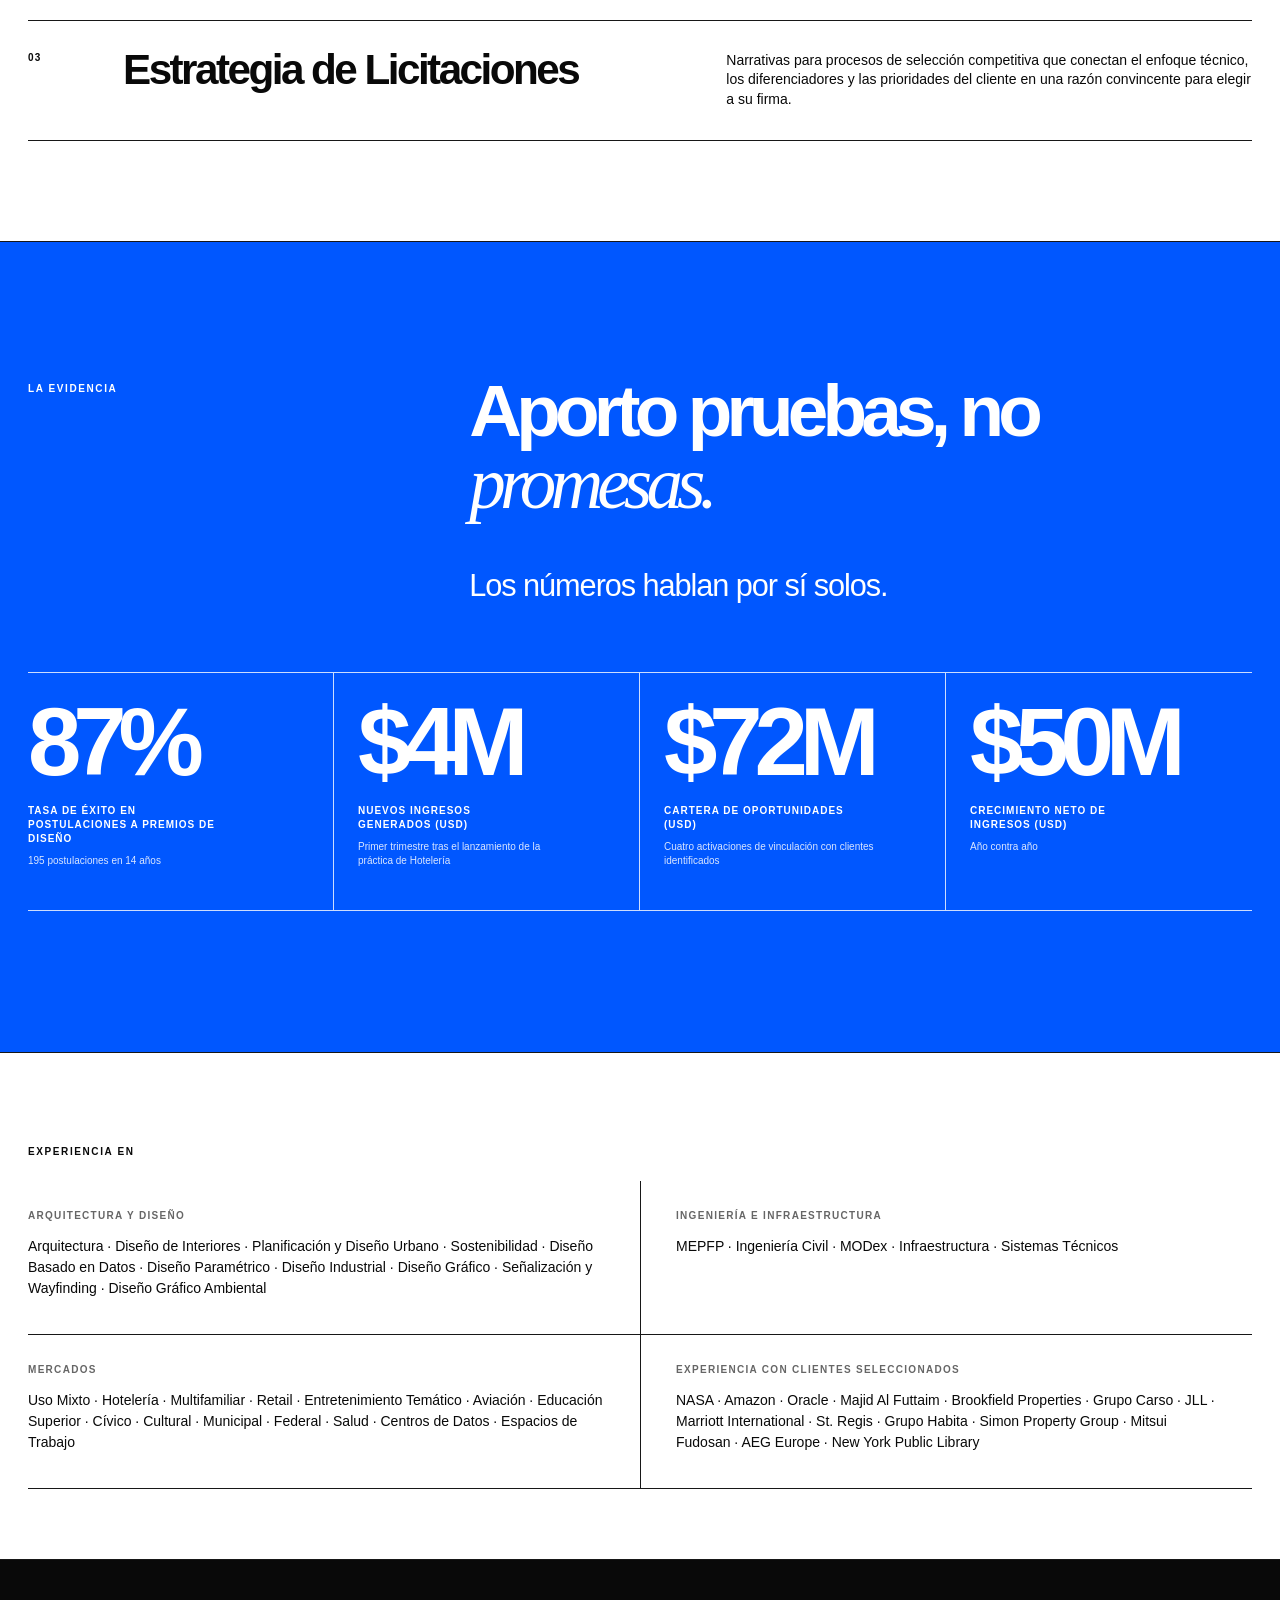
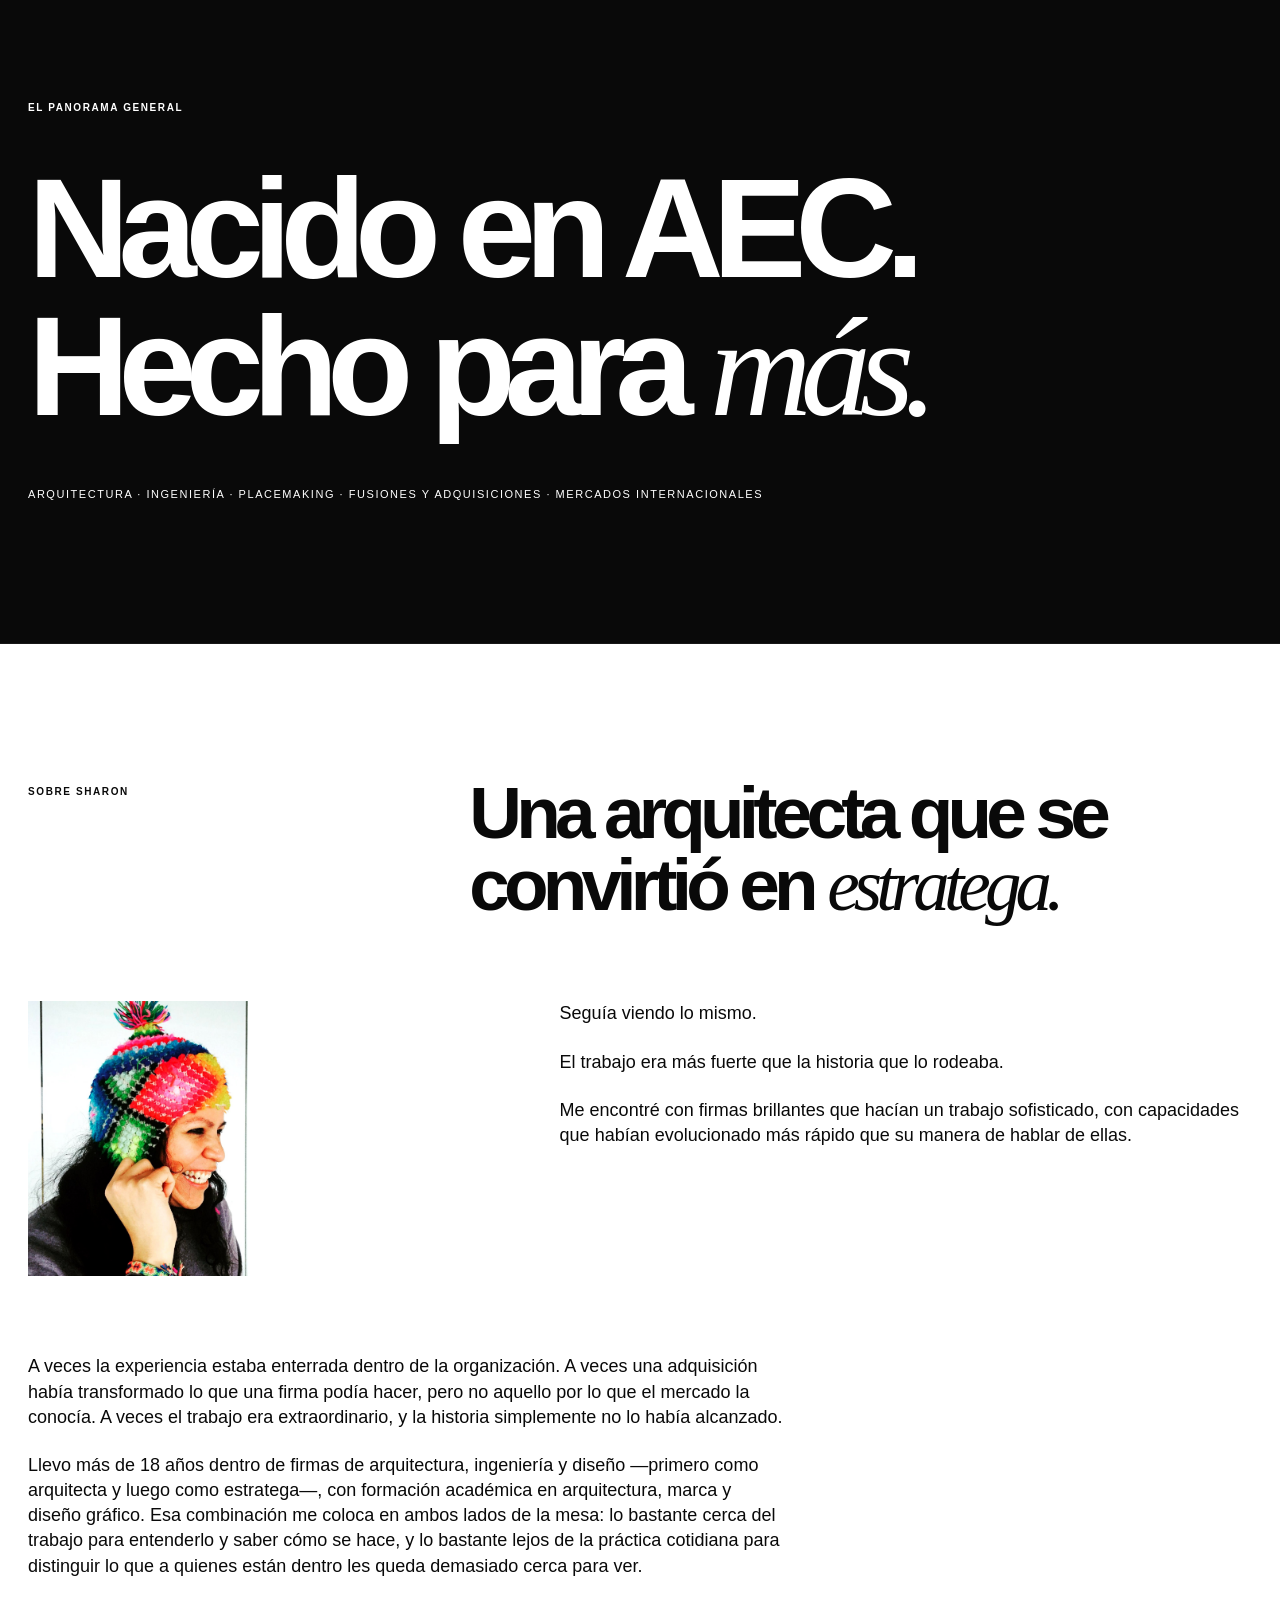
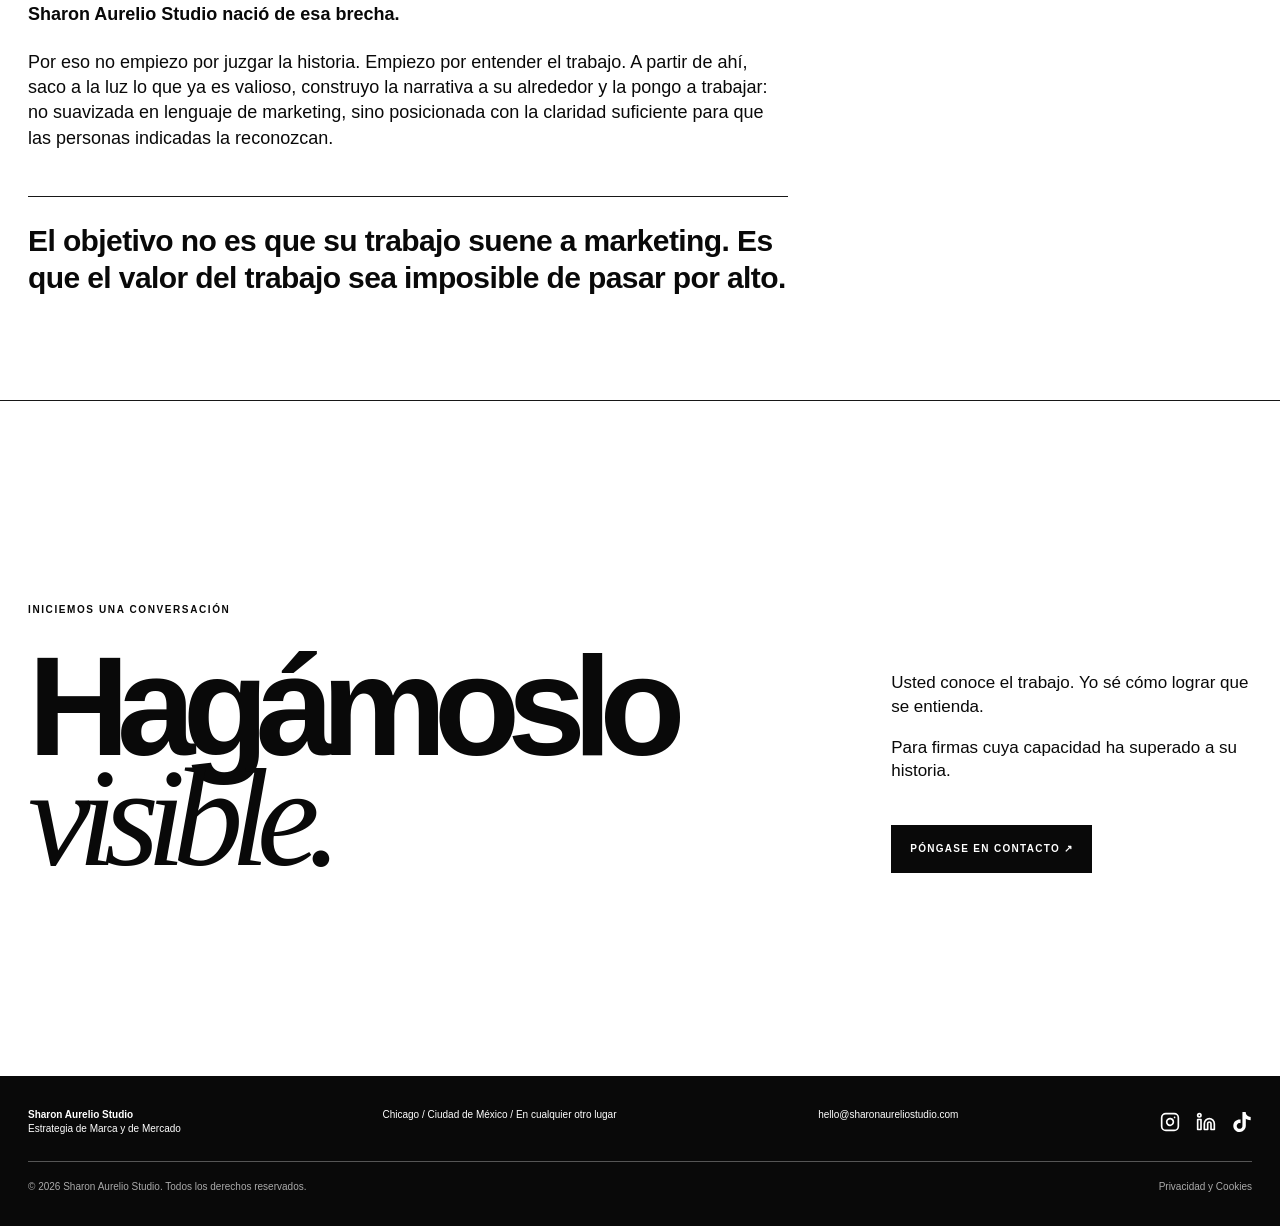
<file: es/index.html>
<!doctype html>
<html lang="es">
<head>
<!-- Google tag (gtag.js) -- NOT loaded here. It only loads after cookie consent
     is granted (see the consent-gate in ../js/script.js), so no analytics
     cookie is set before a visitor has chosen. -->
<script>
  window.dataLayer = window.dataLayer || [];
  function gtag(){dataLayer.push(arguments);}
</script>
<meta charset="utf-8">
<meta name="viewport" content="width=device-width,initial-scale=1">
<meta name="description" content="Sharon Aurelio Studio: estrategia de marca y de mercado para firmas cuya capacidad ha rebasado su historia.">
<title>Sharon Aurelio Studio — Estrategia de Marca y de Mercado</title>
<link rel="canonical" href="https://sharonaureliostudio.com/es/">
<link rel="alternate" hreflang="en" href="https://sharonaureliostudio.com/">
<link rel="alternate" hreflang="es" href="https://sharonaureliostudio.com/es/">
<link rel="alternate" hreflang="x-default" href="https://sharonaureliostudio.com/">

<link rel="icon" type="image/svg+xml" href="../favicon.svg">
<link rel="icon" type="image/png" sizes="32x32" href="../favicon-32.png">
<link rel="icon" type="image/png" sizes="16x16" href="../favicon-16.png">
<link rel="shortcut icon" href="../favicon.ico">
<link rel="apple-touch-icon" sizes="180x180" href="../apple-touch-icon.png">

<meta property="og:type" content="website">
<meta property="og:locale" content="es_LA">
<meta property="og:locale:alternate" content="en_US">
<meta property="og:site_name" content="Sharon Aurelio Studio">
<meta property="og:url" content="https://sharonaureliostudio.com/es/">
<meta property="og:title" content="Sharon Aurelio Studio — Estrategia de Marca y de Mercado">
<meta property="og:description" content="Estrategia de marca y de mercado para firmas cuya capacidad ha rebasado su historia.">
<meta property="og:image" content="https://sharonaureliostudio.com/images/og-image.jpg">
<meta property="og:image:width" content="1200">
<meta property="og:image:height" content="630">
<meta property="og:image:alt" content="Museo Amparo, Puebla, México — fotografía de Sharon Aurelio">

<meta name="twitter:card" content="summary_large_image">
<meta name="twitter:title" content="Sharon Aurelio Studio — Estrategia de Marca y de Mercado">
<meta name="twitter:description" content="Estrategia de marca y de mercado para firmas cuya capacidad ha rebasado su historia.">
<meta name="twitter:image" content="https://sharonaureliostudio.com/images/og-image.jpg">

<script type="application/ld+json">
{
  "@context": "https://schema.org",
  "@type": "ProfessionalService",
  "name": "Sharon Aurelio Studio",
  "url": "https://sharonaureliostudio.com/es/",
  "inLanguage": "es",
  "description": "Estrategia de marca y de mercado para firmas de arquitectura, ingeniería e infraestructura (AEC) cuya capacidad ha rebasado su historia.",
  "email": "hello@sharonaureliostudio.com",
  "sameAs": ["https://www.instagram.com/sharonaureliostudio", "https://www.linkedin.com/company/sharon-aurelio-studio", "https://www.tiktok.com/@sharonaureliostudi"],
  "areaServed": ["Chicago", "México", "Mundial"],
  "founder": {
    "@type": "Person",
    "name": "Sharon Aurelio",
    "jobTitle": "Estratega de marca y de mercado",
    "image": "https://sharonaureliostudio.com/images/sharon-aurelio-headshot.jpg"
  },
  "serviceType": ["Estrategia de marca y de mercado", "Estrategia de reconocimiento y visibilidad", "Estrategia de licitaciones"],
  "knowsAbout": ["Estrategia de marca", "Estrategia de mercado", "Marketing para AEC", "Branding de firmas de arquitectura", "Branding de firmas de ingeniería", "Postulaciones a premios de diseño", "Estrategia de licitaciones", "Integración de marca tras fusiones y adquisiciones"]
}
</script>
<link rel="stylesheet" href="../css/style.css?v=20261012c">
<script>
/* Opening-sequence gate: decide BEFORE paint whether the intro should run,
   so there is never a flash of the wrong state. No JS / reduced-motion / already
   seen this session => class is never added => overlay stays hidden (CSS default)
   and the homepage is what renders. */
(function(){
  try{
    var seen = sessionStorage.getItem('sasIntroSeen');
    var reduced = window.matchMedia && window.matchMedia('(prefers-reduced-motion: reduce)').matches;
    if(!seen && !reduced){
      document.documentElement.classList.add('show-intro');
    }
    if(seen || reduced){
      sessionStorage.setItem('sasIntroSeen','1');
    }
  }catch(e){ /* sessionStorage unavailable: fall through, intro simply won't show */ }
})();
</script>
</head>
<body>

<div class="intro" id="intro" aria-hidden="true">
  <p class="intro-statement">Su trabajo es mejor que<br><span class="accent">la historia que se está contando sobre él.</span></p>
</div>

<header class="container nav">
  <a class="logo" href="#top"><img src="../images/sharon-aurelio-studio-logo.png?v=20260925a" alt="Sharon Aurelio Studio" width="495" height="480"></a>
  <div class="nav-right">
    <nav class="navlinks" id="navlinks">
      <a href="#method">Método</a>
      <a href="#services">Servicios</a>
      <a href="#proof">Evidencia</a>
      <a href="#about">Sobre mí</a>
      <a href="#contact">Contacto</a>
    </nav>
    <div class="lang" id="lang">
      <button class="lang-toggle" id="langToggle" type="button" aria-expanded="false" aria-controls="langMenu" aria-label="Idioma">
        <svg viewBox="0 0 24 24" fill="none" stroke="currentColor" stroke-width="1.75" stroke-linecap="round" stroke-linejoin="round" aria-hidden="true" focusable="false"><circle cx="12" cy="12" r="9"></circle><path d="M3 12h18"></path><path d="M12 3c2.6 2.4 4 5.6 4 9s-1.4 6.6-4 9c-2.6-2.4-4-5.6-4-9s1.4-6.6 4-9z"></path></svg>
      </button>
      <ul class="lang-menu" id="langMenu" hidden>
        <li><a href="../" hreflang="en" lang="en">English</a></li>
        <li><a href="./" hreflang="es" lang="es" aria-current="true">Español</a></li>
      </ul>
    </div>
    <button class="menu-toggle" id="menuToggle" aria-expanded="false" aria-controls="mobilenav" type="button" data-open-label="Menú" data-close-label="Cerrar">Menú</button>
  </div>
</header>

<nav class="mobilenav" id="mobilenav" aria-label="Móvil">
  <a href="#method">Método</a>
  <a href="#services">Servicios</a>
  <a href="#proof">Evidencia</a>
  <a href="#about">Sobre mí</a>
  <a href="#contact">Contacto</a>
</nav>

<main id="top">

<section class="container hero">
  <div>
    <div class="kicker">Estrategia de Marca y de Mercado / Nacido en AEC. Hecho para más.</div>
    <h1>Su capacidad ha <em>rebasado</em> su historia.</h1>
    <div class="hero-meta">
      <p>Descubro el valor que ya existe dentro de organizaciones complejas, <br class="hero-lede-break">doy forma a la narrativa que lo rodea y la pongo a trabajar.</p>
      <div class="scroll"><span></span>Desplácese para ver qué sigue</div>
    </div>
  </div>
</section>

<section class="image-break">
  <div class="container">
    <figure>
      <img src="../images/amparo-editorial-edit.jpg" alt="Museo Amparo, Puebla, Puebla — fotografía de Sharon Aurelio" width="2048" height="1360" loading="lazy">
      <div class="image-label">Museo Amparo / Puebla, Puebla / Fotografía de Sharon Aurelio</div>
    </figure>
    <div class="image-caption">
      <div>Ver es parte del trabajo.</div>
    </div>
  </div>
</section>

<section class="section">
  <div class="container split">
    <div class="kicker">El problema</div>
    <div>
      <h2>Capacidad infravalorada.<br>Experiencia <em>infravalorada.</em></h2>
      <p class="lede" style="margin-top:55px">No porque el valor no esté ahí.<br>Sino porque la historia aún no lo ha alcanzado.</p>
    </div>
  </div>
</section>

<section class="section dark" id="method">
  <div class="container">
    <div class="split">
      <div class="kicker">El método</div>
      <div>
        <h2>The Undersold <em>Method</em></h2>
        <p class="lede" style="margin-top:50px">Un enfoque de tres fases. Sacar a la luz lo que ya es valioso. Construir la narrativa a su alrededor. Poner esa narrativa a trabajar.</p>
      </div>
    </div>
    <div class="method-grid">
      <article class="method">
        <div class="method-no">01 / DESCUBRIMIENTO</div>
        <h3>Ver lo que realmente hay.</h3>
        <p>Comprender el trabajo, la capacidad, la ambición y el contexto de mercado, y descubrir el valor que se ha vuelto invisible desde dentro.</p>
        <div class="method-word">Ver / Revelar / Destilar</div>
      </article>
      <article class="method">
        <div class="method-no">02 / POSICIONAMIENTO</div>
        <h3>Dejar claro por qué importa.</h3>
        <p>Traducir la complejidad en posicionamiento estratégico y narrativa, sin limar lo que hace que el trabajo sea inconfundiblemente suyo.</p>
        <div class="method-word">Replantear / Conectar / Posicionar</div>
      </article>
      <article class="method">
        <div class="method-no">03 / ACTIVACIÓN</div>
        <h3>Darle a la historia un lugar<br>adonde ir.</h3>
        <p>Poner la narrativa a trabajar en licitaciones, premios, desarrollo de negocio, liderazgo de opinión, fusiones y adquisiciones, expansión de mercado y crecimiento.</p>
        <div class="method-word">Activar / Elevar / Expandir</div>
      </article>
    </div>
  </div>
</section>

<section class="section outcomes">
  <div class="container">
    <div class="split">
      <div class="kicker">El resultado</div>
      <div>
        <h2>El reconocimiento es el <em>resultado.</em></h2>
        <p class="lede" style="margin-top:50px">No comunicación por comunicar. Reconocimiento de clientes, jurados, socios, empresas objetivo de adquisición, mercados, tomadores de decisiones y públicos internacionales.</p>
      </div>
    </div>
    <div class="outcome-row">
      <div class="outcome"><div class="num">01</div><h3>Reconocimiento</h3><p>Hacer legible el valor del trabajo para las personas cuya percepción importa.</p></div>
      <div class="outcome"><div class="num">02</div><h3>Posicionamiento</h3><p>Pasar de lo que la firma hace, a la razón por la que esa capacidad importa.</p></div>
      <div class="outcome"><div class="num">03</div><h3>Oportunidad</h3><p>Conectar la narrativa con licitaciones, relaciones, visibilidad, crecimiento y nuevos mercados.</p></div>
      <div class="outcome"><div class="num">04</div><h3>Victorias</h3><p>Convertir la oportunidad en resultados. Porque el punto no es contar una historia más bonita. Es cambiar lo que sucede después.</p></div>
    </div>
  </div>
</section>

<section class="section services" id="services">
  <div class="container split">
    <div class="kicker">Lo que hago</div>
    <div>
      <h2>Posicionamiento que vuelve la capacidad <em>visible.</em></h2>
      <p class="lede" style="margin-top:50px">No estoy aquí para contar una historia mejor.<br>Estoy aquí para cambiar cómo el mercado entiende a la firma.</p>
    </div>
  </div>
  <div class="container service-list">
    <article class="service">
      <div class="num">01</div>
      <h3>Estrategia de Marca y Narrativa</h3>
      <div><p>Posicionamiento, arquitectura narrativa, integración de marca, integración tras fusiones y adquisiciones, y sistemas estratégicos que convierten una capacidad compleja en una posición de mercado clara y diferenciada.</p></div>
    </article>
    <article class="service">
      <div class="num">02</div>
      <h3>Estrategia de Reconocimiento y Visibilidad</h3>
      <div><p>Premios, postulaciones, liderazgo de opinión, narrativas para conferencias y sistemas de reconocimiento diseñados para construir credibilidad, fortalecer la autoridad y hacer que la experiencia sea más difícil de pasar por alto.</p></div>
    </article>
    <article class="service">
      <div class="num">03</div>
      <h3>Estrategia de Licitaciones</h3>
      <div><p>Narrativas para procesos de selección competitiva que conectan el enfoque técnico, los diferenciadores y las prioridades del cliente en una razón convincente para elegir a su firma.</p></div>
    </article>
  </div>
</section>

<section class="section proof" id="proof">
  <div class="container">
    <div class="split">
      <div class="kicker">La evidencia</div>
      <div>
        <h2>Aporto pruebas, no <em>promesas.</em></h2>
        <p class="lede" style="margin-top:50px">Los números hablan por sí solos.</p>
      </div>
    </div>
    <div class="proof-grid">
      <div class="stat"><strong>87%</strong><span>Tasa de éxito en postulaciones a premios de diseño</span><small>195 postulaciones en 14 años</small></div>
      <div class="stat"><strong>$4M</strong><span>Nuevos ingresos generados (USD)</span><small>Primer trimestre tras el lanzamiento de la práctica de Hotelería</small></div>
      <div class="stat"><strong>$72M</strong><span>Cartera de oportunidades (USD)</span><small>Cuatro activaciones de vinculación con clientes identificados</small></div>
      <div class="stat"><strong>$50M</strong><span>Crecimiento neto de ingresos (USD)</span><small>Año contra año</small></div>
    </div>
  </div>
</section>

<section class="section experience-section" id="experience">
  <div class="container">
    <div class="experience">
      <h3 class="kicker" style="padding:22px 0">Experiencia en</h3>
      <div class="exp-grid">
        <div class="exp-block"><h4>Arquitectura y Diseño</h4><p>Arquitectura · Diseño de Interiores · Planificación y Diseño Urbano · Sostenibilidad · Diseño Basado en Datos · Diseño Paramétrico · Diseño Industrial · Diseño Gráfico · Señalización y Wayfinding · Diseño Gráfico Ambiental</p></div>
        <div class="exp-block"><h4>Ingeniería e Infraestructura</h4><p>MEPFP · Ingeniería Civil · MODex · Infraestructura · Sistemas Técnicos</p></div>
        <div class="exp-block"><h4>Mercados</h4><p>Uso Mixto · Hotelería · Multifamiliar · Retail · Entretenimiento Temático · Aviación · Educación Superior · Cívico · Cultural · Municipal · Federal · Salud · Centros de Datos · Espacios de Trabajo</p></div>
        <div class="exp-block"><h4>Experiencia con clientes seleccionados</h4><p>NASA · Amazon · Oracle · Majid Al Futtaim · Brookfield Properties · Grupo Carso · JLL · Marriott International · St. Regis · Grupo Habita · Simon Property Group · Mitsui Fudosan · AEG Europe · New York Public Library</p></div>
      </div>
    </div>
  </div>
</section>

<section class="section statement">
  <div class="container">
    <div class="kicker">El panorama general</div>
    <h2 style="margin-top:45px">Nacido en AEC.<br>Hecho para <em>más.</em></h2>
    <div class="sub">Arquitectura · Ingeniería · Placemaking · Fusiones y Adquisiciones · Mercados Internacionales</div>
  </div>
</section>

<section class="section about" id="about">
  <div class="container">
    <div class="split">
      <div class="kicker">Sobre Sharon</div>
      <div><h2>Una arquitecta que se convirtió en <em>estratega.</em></h2></div>
    </div>

    <div class="about-intro">
      <div>
        <figure class="about-photo">
          <img src="../images/sharon-aurelio-headshot.jpg" alt="Sharon Aurelio, estratega de marca y narrativa" width="1380" height="1380" loading="lazy">
        </figure>
      </div>
      <div class="about-copy">
        <p>Seguía viendo lo mismo.</p>
        <p>El trabajo era más fuerte que la historia que lo rodeaba.</p>
        <p>Me encontré con firmas brillantes que hacían un trabajo sofisticado, con capacidades que habían evolucionado más rápido que su manera de hablar de ellas.</p>
      </div>
    </div>

    <div class="about-copy about-copy-full">
      <p>A veces la experiencia estaba enterrada dentro de la organización. A veces una adquisición había transformado lo que una firma podía hacer, pero no aquello por lo que el mercado la conocía. A veces el trabajo era extraordinario, y la historia simplemente no lo había alcanzado.</p>
      <p>Llevo más de 18 años dentro de firmas de arquitectura, ingeniería y diseño —primero como arquitecta y luego como estratega—, con formación académica en arquitectura, marca y diseño gráfico. Esa combinación me coloca en ambos lados de la mesa: lo bastante cerca del trabajo para entenderlo y saber cómo se hace, y lo bastante lejos de la práctica cotidiana para distinguir lo que a quienes están dentro les queda demasiado cerca para ver.</p>
      <p><strong>Sharon Aurelio Studio nació de esa brecha.</strong></p>
      <p>Por eso no empiezo por juzgar la historia. Empiezo por entender el trabajo. A partir de ahí, saco a la luz lo que ya es valioso, construyo la narrativa a su alrededor y la pongo a trabajar: no suavizada en lenguaje de marketing, sino posicionada con la claridad suficiente para que las personas indicadas la reconozcan.</p>
      <p class="closing-line">El objetivo no es que su trabajo suene a marketing. Es que el valor del trabajo sea imposible de pasar por alto.</p>
    </div>
  </div>
</section>

<section class="contact" id="contact">
  <div class="container contact-grid">
    <div>
      <div class="kicker">Iniciemos una conversación</div>
      <h2 style="margin-top:35px">Hagámoslo<br><em>visible.</em></h2>
    </div>
    <div class="contact-side">
      <p>Usted conoce el trabajo. Yo sé cómo lograr que se entienda.</p>
      <p>Para firmas cuya capacidad ha superado a su historia.</p>
      <a class="cta" href="mailto:hello@sharonaureliostudio.com">Póngase en contacto ↗</a>
    </div>
  </div>
</section>

</main>

<footer class="footer">
  <div class="container">
    <div class="footer-top">
      <div><strong>Sharon Aurelio Studio</strong><br>Estrategia de Marca y de Mercado</div>
      <div>Chicago / Ciudad de México / En cualquier otro lugar</div>
      <div><a href="mailto:hello@sharonaureliostudio.com">hello@sharonaureliostudio.com</a></div>
      <div class="footer-social">
        <a href="https://www.instagram.com/sharonaureliostudio" target="_blank" rel="noopener" aria-label="Instagram"><svg viewBox="0 0 24 24" fill="none" stroke="currentColor" stroke-width="2" stroke-linecap="round" stroke-linejoin="round"><rect x="2" y="2" width="20" height="20" rx="5"></rect><path d="M16 11.37A4 4 0 1 1 12.63 8 4 4 0 0 1 16 11.37z"></path><line x1="17.5" y1="6.5" x2="17.5" y2="6.5"></line></svg></a>
        <a href="https://www.linkedin.com/company/sharon-aurelio-studio" target="_blank" rel="noopener" aria-label="LinkedIn"><svg viewBox="0 0 24 24" fill="none" stroke="currentColor" stroke-width="2" stroke-linecap="round" stroke-linejoin="round"><path d="M16 8a6 6 0 0 1 6 6v7h-4v-7a2 2 0 0 0-2-2 2 2 0 0 0-2 2v7h-4v-7a6 6 0 0 1 6-6z"></path><rect x="2" y="9" width="4" height="12"></rect><circle cx="4" cy="4" r="2"></circle></svg></a>
        <a href="https://www.tiktok.com/@sharonaureliostudi" target="_blank" rel="noopener" aria-label="TikTok"><svg viewBox="0 0 24 24" fill="currentColor"><path d="M12.525.02c1.31-.02 2.61-.01 3.91-.02.08 1.53.63 3.09 1.75 4.17 1.12 1.11 2.7 1.62 4.24 1.79v4.03c-1.44-.05-2.89-.35-4.2-.97-.57-.26-1.1-.59-1.62-.93-.01 2.92.01 5.84-.02 8.75-.08 1.4-.54 2.79-1.35 3.94-1.31 1.92-3.58 3.17-5.91 3.21-1.43.08-2.86-.31-4.08-1.03-2.02-1.19-3.44-3.37-3.65-5.71-.02-.5-.03-1-.01-1.49.18-1.9 1.12-3.72 2.58-4.96 1.66-1.44 3.98-2.13 6.15-1.72.02 1.48-.04 2.96-.04 4.44-.99-.32-2.15-.23-3.02.37-.63.41-1.11 1.04-1.36 1.75-.21.51-.15 1.07-.14 1.61.24 1.64 1.82 3.02 3.5 2.87 1.12-.01 2.19-.66 2.77-1.61.19-.33.4-.67.41-1.06.1-1.79.06-3.57.07-5.36.01-4.03-.01-8.05.02-12.07z"></path></svg></a>
      </div>
    </div>
    <div class="footer-bottom">
      <div>© 2026 Sharon Aurelio Studio. Todos los derechos reservados.</div>
      <div><a href="privacidad.html">Privacidad y Cookies</a></div>
    </div>
  </div>
</footer>

<div id="cookieBanner" class="cookie-banner" hidden role="region" aria-label="Aviso de cookies">
  <p>Este sitio usa Google Analytics para entender cómo lo encuentran y lo usan sus visitantes. No se recopila ningún dato hasta que usted acepte. <a href="privacidad.html">Más información</a>.</p>
  <div class="cookie-banner-actions">
    <button id="cookieDecline" type="button">Rechazar</button>
    <button id="cookieAccept" type="button">Aceptar</button>
  </div>
</div>

<script src="../js/script.js?v=20261012a" defer></script>
<script src="../js/lang.js?v=20261012a" defer></script>
</body>
</html>
</file>
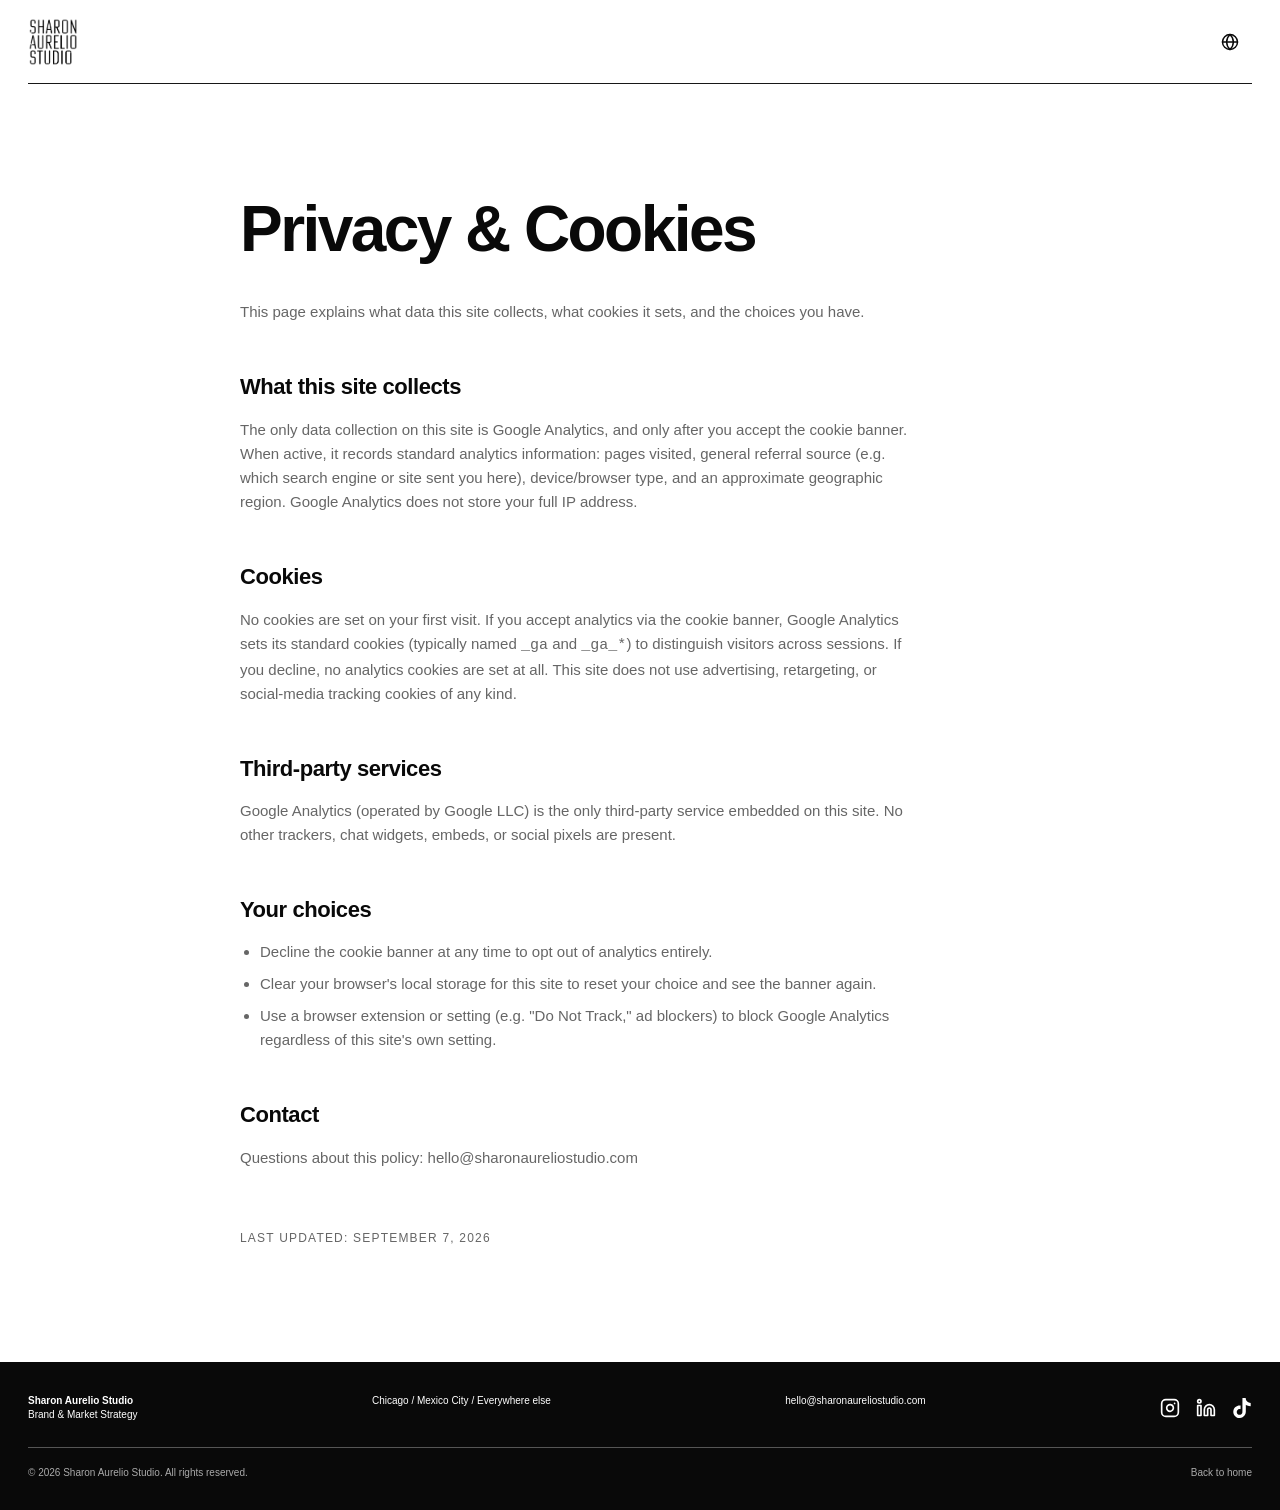
<file: privacy.html>
<!doctype html>
<html lang="en">
<head>
<meta charset="utf-8">
<meta name="viewport" content="width=device-width,initial-scale=1">
<meta name="description" content="Sharon Aurelio Studio — privacy and cookies policy.">
<title>Privacy & Cookies — Sharon Aurelio Studio</title>

<link rel="icon" type="image/svg+xml" href="favicon.svg">
<link rel="icon" type="image/png" sizes="32x32" href="favicon-32.png">
<link rel="icon" type="image/png" sizes="16x16" href="favicon-16.png">
<link rel="shortcut icon" href="favicon.ico">
<link rel="apple-touch-icon" sizes="180x180" href="apple-touch-icon.png">

<link rel="canonical" href="https://sharonaureliostudio.com/privacy.html">
<link rel="alternate" hreflang="en" href="https://sharonaureliostudio.com/privacy.html">
<link rel="alternate" hreflang="es" href="https://sharonaureliostudio.com/es/privacidad.html">
<link rel="alternate" hreflang="x-default" href="https://sharonaureliostudio.com/privacy.html">
<link rel="stylesheet" href="css/style.css?v=20261012c">
<style>
  .policy{padding:clamp(60px,9vw,120px) 0;max-width:800px}
  .policy h1{font-size:clamp(38px,5vw,64px);line-height:.95;letter-spacing:-.04em;margin:0 0 40px}
  .policy h2{font-size:22px;letter-spacing:-.02em;margin:48px 0 14px}
  .policy p,.policy li{font-size:15px;line-height:1.6;color:var(--muted);max-width:680px}
  .policy ul{padding-left:20px;margin:0}
  .policy li{margin-bottom:8px}
  .policy .updated{font-size:12px;text-transform:uppercase;letter-spacing:.1em;color:var(--muted);margin-top:60px}
</style>
</head>
<body>

<header class="container nav">
  <a class="logo" href="index.html#top"><img src="images/sharon-aurelio-studio-logo.png?v=20260925a" alt="Sharon Aurelio Studio" width="495" height="480"></a>
  <div class="nav-right">
    <div class="lang" id="lang">
      <button class="lang-toggle" id="langToggle" type="button" aria-expanded="false" aria-controls="langMenu" aria-label="Language">
        <svg viewBox="0 0 24 24" fill="none" stroke="currentColor" stroke-width="1.75" stroke-linecap="round" stroke-linejoin="round" aria-hidden="true" focusable="false"><circle cx="12" cy="12" r="9"></circle><path d="M3 12h18"></path><path d="M12 3c2.6 2.4 4 5.6 4 9s-1.4 6.6-4 9c-2.6-2.4-4-5.6-4-9s1.4-6.6 4-9z"></path></svg>
      </button>
      <ul class="lang-menu" id="langMenu" hidden>
        <li><a href="privacy.html" hreflang="en" lang="en" aria-current="true">English</a></li>
        <li><a href="es/privacidad.html" hreflang="es" lang="es">Español</a></li>
      </ul>
    </div>
  </div>
</header>

<main>
<section class="container policy">
  <h1>Privacy &amp; Cookies</h1>
  <p>This page explains what data this site collects, what cookies it sets, and the choices you have.</p>

  <h2>What this site collects</h2>
  <p>The only data collection on this site is Google Analytics, and only after you accept the cookie banner. When active, it records standard analytics information: pages visited, general referral source (e.g. which search engine or site sent you here), device/browser type, and an approximate geographic region. Google Analytics does not store your full IP address.</p>

  <h2>Cookies</h2>
  <p>No cookies are set on your first visit. If you accept analytics via the cookie banner, Google Analytics sets its standard cookies (typically named <code>_ga</code> and <code>_ga_*</code>) to distinguish visitors across sessions. If you decline, no analytics cookies are set at all. This site does not use advertising, retargeting, or social-media tracking cookies of any kind.</p>

  <h2>Third-party services</h2>
  <p>Google Analytics (operated by Google LLC) is the only third-party service embedded on this site. No other trackers, chat widgets, embeds, or social pixels are present.</p>

  <h2>Your choices</h2>
  <ul>
    <li>Decline the cookie banner at any time to opt out of analytics entirely.</li>
    <li>Clear your browser's local storage for this site to reset your choice and see the banner again.</li>
    <li>Use a browser extension or setting (e.g. "Do Not Track," ad blockers) to block Google Analytics regardless of this site's own setting.</li>
  </ul>

  <h2>Contact</h2>
  <p>Questions about this policy: <a href="mailto:hello@sharonaureliostudio.com">hello@sharonaureliostudio.com</a></p>

  <div class="updated">Last updated: September 7, 2026</div>
</section>
</main>

<footer class="footer">
  <div class="container">
    <div class="footer-top">
      <div><strong>Sharon Aurelio Studio</strong><br>Brand &amp; Market Strategy</div>
      <div>Chicago / Mexico City / Everywhere else</div>
      <div><a href="mailto:hello@sharonaureliostudio.com">hello@sharonaureliostudio.com</a></div>
      <div class="footer-social">
        <a href="https://www.instagram.com/sharonaureliostudio" target="_blank" rel="noopener" aria-label="Instagram"><svg viewBox="0 0 24 24" fill="none" stroke="currentColor" stroke-width="2" stroke-linecap="round" stroke-linejoin="round"><rect x="2" y="2" width="20" height="20" rx="5"></rect><path d="M16 11.37A4 4 0 1 1 12.63 8 4 4 0 0 1 16 11.37z"></path><line x1="17.5" y1="6.5" x2="17.5" y2="6.5"></line></svg></a>
        <a href="https://www.linkedin.com/company/sharon-aurelio-studio" target="_blank" rel="noopener" aria-label="LinkedIn"><svg viewBox="0 0 24 24" fill="none" stroke="currentColor" stroke-width="2" stroke-linecap="round" stroke-linejoin="round"><path d="M16 8a6 6 0 0 1 6 6v7h-4v-7a2 2 0 0 0-2-2 2 2 0 0 0-2 2v7h-4v-7a6 6 0 0 1 6-6z"></path><rect x="2" y="9" width="4" height="12"></rect><circle cx="4" cy="4" r="2"></circle></svg></a>
        <a href="https://www.tiktok.com/@sharonaureliostudi" target="_blank" rel="noopener" aria-label="TikTok"><svg viewBox="0 0 24 24" fill="currentColor"><path d="M12.525.02c1.31-.02 2.61-.01 3.91-.02.08 1.53.63 3.09 1.75 4.17 1.12 1.11 2.7 1.62 4.24 1.79v4.03c-1.44-.05-2.89-.35-4.2-.97-.57-.26-1.1-.59-1.62-.93-.01 2.92.01 5.84-.02 8.75-.08 1.4-.54 2.79-1.35 3.94-1.31 1.92-3.58 3.17-5.91 3.21-1.43.08-2.86-.31-4.08-1.03-2.02-1.19-3.44-3.37-3.65-5.71-.02-.5-.03-1-.01-1.49.18-1.9 1.12-3.72 2.58-4.96 1.66-1.44 3.98-2.13 6.15-1.72.02 1.48-.04 2.96-.04 4.44-.99-.32-2.15-.23-3.02.37-.63.41-1.11 1.04-1.36 1.75-.21.51-.15 1.07-.14 1.61.24 1.64 1.82 3.02 3.5 2.87 1.12-.01 2.19-.66 2.77-1.61.19-.33.4-.67.41-1.06.1-1.79.06-3.57.07-5.36.01-4.03-.01-8.05.02-12.07z"></path></svg></a>
      </div>
    </div>
    <div class="footer-bottom">
      <div>© 2026 Sharon Aurelio Studio. All rights reserved.</div>
      <div><a href="index.html#top">Back to home</a></div>
    </div>
  </div>
</footer>

<script src="js/lang.js?v=20261012a" defer></script>
</body>
</html>
</file>
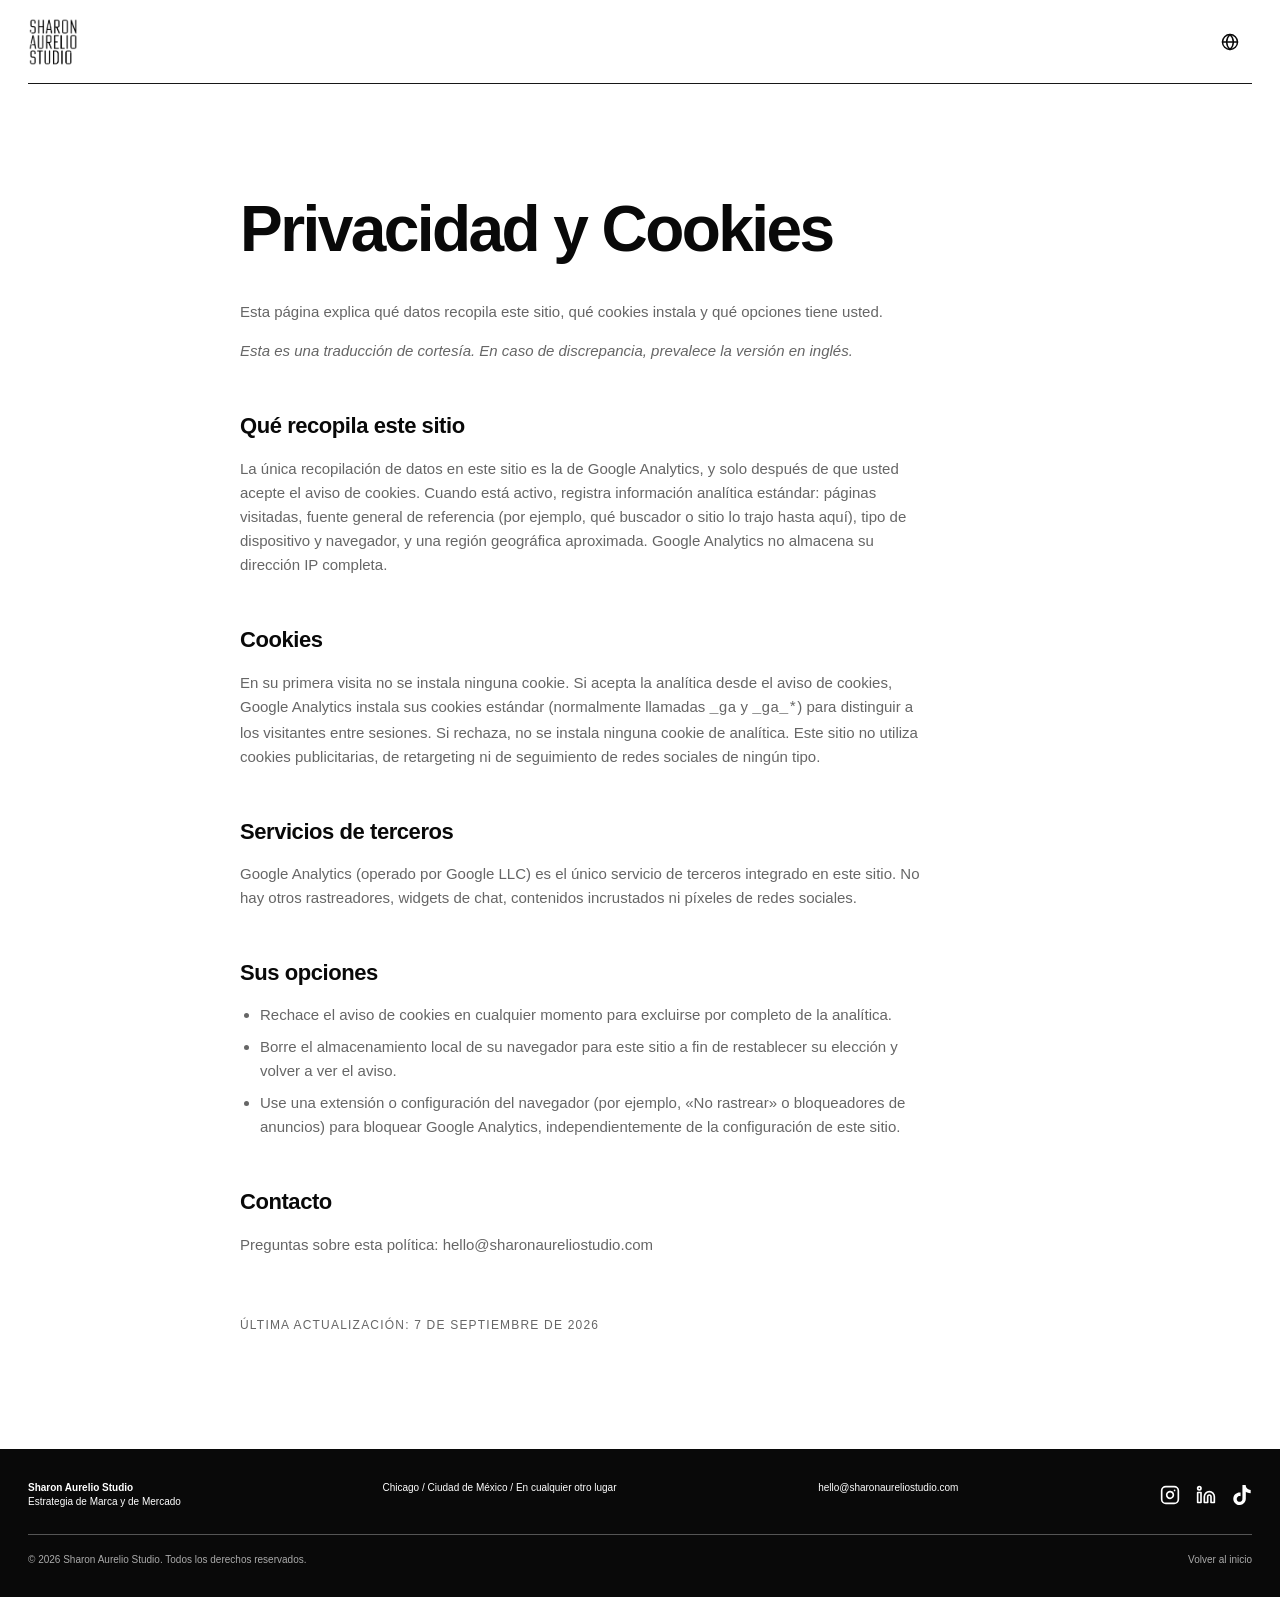
<file: es/privacidad.html>
<!doctype html>
<html lang="es">
<head>
<meta charset="utf-8">
<meta name="viewport" content="width=device-width,initial-scale=1">
<meta name="description" content="Sharon Aurelio Studio — política de privacidad y cookies.">
<title>Privacidad y Cookies — Sharon Aurelio Studio</title>

<link rel="icon" type="image/svg+xml" href="../favicon.svg">
<link rel="icon" type="image/png" sizes="32x32" href="../favicon-32.png">
<link rel="icon" type="image/png" sizes="16x16" href="../favicon-16.png">
<link rel="shortcut icon" href="../favicon.ico">
<link rel="apple-touch-icon" sizes="180x180" href="../apple-touch-icon.png">

<link rel="canonical" href="https://sharonaureliostudio.com/es/privacidad.html">
<link rel="alternate" hreflang="en" href="https://sharonaureliostudio.com/privacy.html">
<link rel="alternate" hreflang="es" href="https://sharonaureliostudio.com/es/privacidad.html">
<link rel="alternate" hreflang="x-default" href="https://sharonaureliostudio.com/privacy.html">
<link rel="stylesheet" href="../css/style.css?v=20261012c">
<style>
  .policy{padding:clamp(60px,9vw,120px) 0;max-width:800px}
  .policy h1{font-size:clamp(38px,5vw,64px);line-height:.95;letter-spacing:-.04em;margin:0 0 40px}
  .policy h2{font-size:22px;letter-spacing:-.02em;margin:48px 0 14px}
  .policy p,.policy li{font-size:15px;line-height:1.6;color:var(--muted);max-width:680px}
  .policy ul{padding-left:20px;margin:0}
  .policy li{margin-bottom:8px}
  .policy .updated{font-size:12px;text-transform:uppercase;letter-spacing:.1em;color:var(--muted);margin-top:60px}
</style>
</head>
<body>

<header class="container nav">
  <a class="logo" href="./#top"><img src="../images/sharon-aurelio-studio-logo.png?v=20260925a" alt="Sharon Aurelio Studio" width="495" height="480"></a>
  <div class="nav-right">
    <div class="lang" id="lang">
      <button class="lang-toggle" id="langToggle" type="button" aria-expanded="false" aria-controls="langMenu" aria-label="Idioma">
        <svg viewBox="0 0 24 24" fill="none" stroke="currentColor" stroke-width="1.75" stroke-linecap="round" stroke-linejoin="round" aria-hidden="true" focusable="false"><circle cx="12" cy="12" r="9"></circle><path d="M3 12h18"></path><path d="M12 3c2.6 2.4 4 5.6 4 9s-1.4 6.6-4 9c-2.6-2.4-4-5.6-4-9s1.4-6.6 4-9z"></path></svg>
      </button>
      <ul class="lang-menu" id="langMenu" hidden>
        <li><a href="../privacy.html" hreflang="en" lang="en">English</a></li>
        <li><a href="privacidad.html" hreflang="es" lang="es" aria-current="true">Español</a></li>
      </ul>
    </div>
  </div>
</header>

<main>
<section class="container policy">
  <h1>Privacidad y Cookies</h1>
  <p>Esta página explica qué datos recopila este sitio, qué cookies instala y qué opciones tiene usted.</p>
  <p><em>Esta es una traducción de cortesía. En caso de discrepancia, prevalece la versión en inglés.</em></p>

  <h2>Qué recopila este sitio</h2>
  <p>La única recopilación de datos en este sitio es la de Google Analytics, y solo después de que usted acepte el aviso de cookies. Cuando está activo, registra información analítica estándar: páginas visitadas, fuente general de referencia (por ejemplo, qué buscador o sitio lo trajo hasta aquí), tipo de dispositivo y navegador, y una región geográfica aproximada. Google Analytics no almacena su dirección IP completa.</p>

  <h2>Cookies</h2>
  <p>En su primera visita no se instala ninguna cookie. Si acepta la analítica desde el aviso de cookies, Google Analytics instala sus cookies estándar (normalmente llamadas <code>_ga</code> y <code>_ga_*</code>) para distinguir a los visitantes entre sesiones. Si rechaza, no se instala ninguna cookie de analítica. Este sitio no utiliza cookies publicitarias, de retargeting ni de seguimiento de redes sociales de ningún tipo.</p>

  <h2>Servicios de terceros</h2>
  <p>Google Analytics (operado por Google LLC) es el único servicio de terceros integrado en este sitio. No hay otros rastreadores, widgets de chat, contenidos incrustados ni píxeles de redes sociales.</p>

  <h2>Sus opciones</h2>
  <ul>
    <li>Rechace el aviso de cookies en cualquier momento para excluirse por completo de la analítica.</li>
    <li>Borre el almacenamiento local de su navegador para este sitio a fin de restablecer su elección y volver a ver el aviso.</li>
    <li>Use una extensión o configuración del navegador (por ejemplo, «No rastrear» o bloqueadores de anuncios) para bloquear Google Analytics, independientemente de la configuración de este sitio.</li>
  </ul>

  <h2>Contacto</h2>
  <p>Preguntas sobre esta política: <a href="mailto:hello@sharonaureliostudio.com">hello@sharonaureliostudio.com</a></p>

  <div class="updated">Última actualización: 7 de septiembre de 2026</div>
</section>
</main>

<footer class="footer">
  <div class="container">
    <div class="footer-top">
      <div><strong>Sharon Aurelio Studio</strong><br>Estrategia de Marca y de Mercado</div>
      <div>Chicago / Ciudad de México / En cualquier otro lugar</div>
      <div><a href="mailto:hello@sharonaureliostudio.com">hello@sharonaureliostudio.com</a></div>
      <div class="footer-social">
        <a href="https://www.instagram.com/sharonaureliostudio" target="_blank" rel="noopener" aria-label="Instagram"><svg viewBox="0 0 24 24" fill="none" stroke="currentColor" stroke-width="2" stroke-linecap="round" stroke-linejoin="round"><rect x="2" y="2" width="20" height="20" rx="5"></rect><path d="M16 11.37A4 4 0 1 1 12.63 8 4 4 0 0 1 16 11.37z"></path><line x1="17.5" y1="6.5" x2="17.5" y2="6.5"></line></svg></a>
        <a href="https://www.linkedin.com/company/sharon-aurelio-studio" target="_blank" rel="noopener" aria-label="LinkedIn"><svg viewBox="0 0 24 24" fill="none" stroke="currentColor" stroke-width="2" stroke-linecap="round" stroke-linejoin="round"><path d="M16 8a6 6 0 0 1 6 6v7h-4v-7a2 2 0 0 0-2-2 2 2 0 0 0-2 2v7h-4v-7a6 6 0 0 1 6-6z"></path><rect x="2" y="9" width="4" height="12"></rect><circle cx="4" cy="4" r="2"></circle></svg></a>
        <a href="https://www.tiktok.com/@sharonaureliostudi" target="_blank" rel="noopener" aria-label="TikTok"><svg viewBox="0 0 24 24" fill="currentColor"><path d="M12.525.02c1.31-.02 2.61-.01 3.91-.02.08 1.53.63 3.09 1.75 4.17 1.12 1.11 2.7 1.62 4.24 1.79v4.03c-1.44-.05-2.89-.35-4.2-.97-.57-.26-1.1-.59-1.62-.93-.01 2.92.01 5.84-.02 8.75-.08 1.4-.54 2.79-1.35 3.94-1.31 1.92-3.58 3.17-5.91 3.21-1.43.08-2.86-.31-4.08-1.03-2.02-1.19-3.44-3.37-3.65-5.71-.02-.5-.03-1-.01-1.49.18-1.9 1.12-3.72 2.58-4.96 1.66-1.44 3.98-2.13 6.15-1.72.02 1.48-.04 2.96-.04 4.44-.99-.32-2.15-.23-3.02.37-.63.41-1.11 1.04-1.36 1.75-.21.51-.15 1.07-.14 1.61.24 1.64 1.82 3.02 3.5 2.87 1.12-.01 2.19-.66 2.77-1.61.19-.33.4-.67.41-1.06.1-1.79.06-3.57.07-5.36.01-4.03-.01-8.05.02-12.07z"></path></svg></a>
      </div>
    </div>
    <div class="footer-bottom">
      <div>© 2026 Sharon Aurelio Studio. Todos los derechos reservados.</div>
      <div><a href="./#top">Volver al inicio</a></div>
    </div>
  </div>
</footer>

<script src="../js/lang.js?v=20261012a" defer></script>
</body>
</html>
</file>
<file: css/style.css>
/* ==========================================================================
   Sharon Aurelio Studio — Stylesheet
   Section comments below match the site's own section names so anyone can
   find the right block without reading the whole file.
   ========================================================================== */

/* --- Design tokens --------------------------------------------------- */
:root{
  --ink:#090909;
  --paper:#fff;
  --soft:#f2f3f4;
  --blue:#0057ff;   /* reserved for the Proof stats band background only */
  --line:#171717;
  --muted:#666;
  --serif: Georgia, "Times New Roman", serif;
  --sans: Arial, Helvetica, sans-serif;
}

/* --- Reset / base ------------------------------------------------------ */
*{box-sizing:border-box}
html{scroll-behavior:smooth}
@media(prefers-reduced-motion:reduce){
  html{scroll-behavior:auto}
}
body{margin:0;background:var(--paper);color:var(--ink);font-family:var(--sans);line-height:1.4}
a{color:inherit;text-decoration:none}
img{display:block;width:100%;height:100%;object-fit:cover}
.container{width:min(1400px,calc(100% - 56px));margin:0 auto}

/* Visible keyboard-focus state everywhere. Light backgrounds get a dark
   ring; dark/blue backgrounds get a light ring so it stays visible. */
:focus-visible{outline:3px solid var(--ink);outline-offset:3px}
.dark :focus-visible,
.statement :focus-visible,
.footer :focus-visible,
.proof :focus-visible{outline-color:var(--paper)}

/* --- Header / nav -------------------------------------------------- */
.nav{height:84px;border-bottom:1px solid var(--line);display:flex;align-items:center;justify-content:space-between}
.logo{display:flex;align-items:center}
.logo img{height:48px;width:auto;display:block}
.navlinks{display:flex;gap:30px;font-size:10px;font-weight:700;letter-spacing:.13em;text-transform:uppercase}
.navlinks a{padding:8px 0;display:inline-block}
.navlinks a:hover{text-decoration:underline}
.nav-right{display:flex;align-items:center;gap:30px}

/* Language switcher (globe) — square, hairline, no shadow, like the menu button */
.lang{position:relative}
.lang-toggle{
  display:flex;align-items:center;justify-content:center;
  width:44px;height:44px;padding:0;
  background:none;border:1px solid transparent;color:var(--ink);cursor:pointer;
}
.lang-toggle:hover{border-color:var(--line)}
.lang-toggle[aria-expanded="true"]{background:var(--ink);color:var(--paper);border-color:var(--ink)}
.lang-toggle svg{width:20px;height:20px;display:block}
.lang-menu{
  position:absolute;right:0;top:calc(100% + 8px);z-index:200;
  margin:0;padding:0;list-style:none;min-width:176px;
  background:var(--paper);border:1px solid var(--line);
}
.lang-menu[hidden]{display:none}
.lang-menu li+li{border-top:1px solid var(--line)}
.lang-menu a{
  display:flex;align-items:center;min-height:44px;padding:0 16px;
  font-size:10px;font-weight:700;letter-spacing:.13em;text-transform:uppercase;
}
.lang-menu a::before{content:"";width:14px;height:1px;margin-right:10px;background:transparent}
.lang-menu a[aria-current="true"]::before{background:var(--ink)}
.lang-menu a:hover{background:var(--soft)}

.menu-toggle{
  display:none;
  font-size:10px;font-weight:700;letter-spacing:.13em;text-transform:uppercase;
  background:none;border:1px solid var(--line);color:var(--ink);
  padding:12px 16px;min-height:44px;cursor:pointer;font-family:var(--sans);
}
.menu-toggle[aria-expanded="true"]{background:var(--ink);color:var(--paper);border-color:var(--ink)}

.mobilenav{
  display:none;
  flex-direction:column;
  border-bottom:1px solid var(--line);
  overflow:hidden;
  max-height:0;
  transition:max-height .3s ease;
}
.mobilenav.open{max-height:400px}
.mobilenav a{
  padding:16px 28px;min-height:44px;display:flex;align-items:center;
  font-size:13px;font-weight:700;letter-spacing:.08em;text-transform:uppercase;
  border-top:1px solid var(--line);
}
@media(prefers-reduced-motion:reduce){
  .mobilenav{transition:none}
}

/* --- Shared type helpers -------------------------------------------- */
.kicker{font-size:10px;letter-spacing:.16em;text-transform:uppercase;font-weight:700}

/* --- Opening sequence (intro overlay) -------------------------------
   Hidden by default: only <html class="show-intro"> (set by the inline
   head script, before paint) reveals it. No JS, reduced-motion, or a
   repeat visit this session => this block never appears and the
   homepage underneath is simply what renders. */
.intro{
  display:none;
  position:fixed;inset:0;z-index:1000;
  background:var(--ink);color:var(--paper);
  align-items:center;justify-content:center;
  padding:0 clamp(24px,6vw,80px);
  text-align:left;
  opacity:1;
  transition:opacity 1s ease-out;
}
html.show-intro .intro{display:flex}
html.show-intro body{overflow:hidden}
html.show-intro.intro-done body{overflow:auto}
html.intro-done .intro{display:none}

.intro-statement{
  margin:0;max-width:780px;
  font-size:clamp(22px,3.4vw,46px);
  line-height:1.18;letter-spacing:-.02em;font-weight:800;
  transform:translateY(0);opacity:1;
  filter:blur(0);
  transition:transform .5s cubic-bezier(.5,0,.85,.25), opacity .4s ease-in, filter .4s ease-in;
}
.intro-statement .accent{color:var(--blue)}
/* Stage 1: statement scrolls up and away */
html.intro-exit .intro-statement{
  transform:translateY(-120%);
  opacity:0;
  filter:blur(6px);
}
/* Stage 2 (starts after stage 1 is underway): the overlay itself fades
   slowly, revealing the homepage beneath it */
html.intro-exit .intro{
  transition-delay:.35s;
  opacity:0;
}

@media(prefers-reduced-motion:reduce){
  .intro,.intro-statement{display:none !important}
}

/* --- Hero -------------------------------------------------------------- */
.hero{min-height:calc(100vh - 84px);display:flex;flex-direction:column;justify-content:space-between;padding:clamp(55px,9vw,125px) 0 42px;border-bottom:1px solid var(--line)}
.hero h1{font-size:clamp(62px,10vw,154px);line-height:.92;letter-spacing:-.085em;max-width:1100px;margin:25px 0 40px;font-weight:800}
.hero h1 em{font-family:var(--serif);font-weight:400;letter-spacing:-.075em}
.hero-meta{display:grid;grid-template-columns:1fr 1fr;gap:40px;align-items:end}
.hero-meta p{font-size:clamp(17px,2vw,26px);line-height:1.3;letter-spacing:-.025em;max-width:690px;margin:0}
.scroll{justify-self:end;font-size:10px;text-transform:uppercase;letter-spacing:.13em;font-weight:700}
.scroll span{display:inline-block;width:28px;height:1px;background:var(--ink);vertical-align:middle;margin-right:9px}

/* --- Image break --------------------------------------------------- */
.image-break{padding:0;border-bottom:1px solid var(--line)}
.image-break figure{margin:0;height:min(72vh,900px);position:relative;overflow:hidden}
.image-break img{object-position:center}
.image-label{position:absolute;left:28px;bottom:25px;background:var(--paper);padding:11px 14px;font-size:9px;text-transform:uppercase;letter-spacing:.12em;font-weight:700}
.image-caption{padding:18px 0 22px;font-size:10px;text-transform:uppercase;letter-spacing:.08em}

/* --- Shared section scaffolding -------------------------------------- */
.section{padding:clamp(90px,11vw,170px) 0;border-bottom:1px solid var(--line)}
.split{display:grid;grid-template-columns:1fr 2fr;gap:50px}
.section h2{font-size:clamp(52px,7vw,108px);line-height:.98;letter-spacing:-.08em;margin:-.1em 0 0;max-width:950px}
.section h2 em{font-family:var(--serif);font-weight:400}
.lede{font-size:clamp(21px,2.4vw,34px);line-height:1.08;letter-spacing:-.035em;max-width:800px;margin:0}
.micro{font-size:14px;line-height:1.5;max-width:600px;color:var(--muted)}

.dark{background:var(--ink);color:var(--paper)}
.dark .micro{color:#bdbdbd}

/* --- The method ------------------------------------------------------ */
.method-grid{margin-top:85px;border-top:1px solid #aaa;display:grid;grid-template-columns:repeat(3,1fr)}
.method{padding:23px 28px 35px 0;min-height:360px;border-right:1px solid #aaa;position:relative}
.method:nth-child(2),.method:nth-child(3){padding-left:28px}
.method:last-child{border-right:0}
.method-no{font-size:9px;letter-spacing:.15em;color:#3d8bff;font-weight:700}
.method h3{font-size:clamp(29px,3.5vw,53px);line-height:.88;letter-spacing:-.06em;margin:85px 0 17px;max-width:340px}
.method p{font-size:14px;color:#c8c8c8;max-width:370px;margin:0}
.method-word{position:absolute;right:22px;bottom:23px;font-size:9px;letter-spacing:.12em;text-transform:uppercase;color:#999}

/* --- The outcome ------------------------------------------------------- */
.outcomes{background:var(--soft)}
.outcome-row{margin-top:75px;border-top:1px solid var(--line)}
.outcome{display:grid;grid-template-columns:80px 1fr 1.2fr;gap:25px;padding:27px 0;border-bottom:1px solid var(--line);align-items:start}
.outcome .num{font-size:10px;letter-spacing:.12em;font-weight:700}
.outcome h3{font-size:clamp(25px,3vw,45px);line-height:.9;letter-spacing:-.055em;margin:0}
.outcome p{margin:0;font-size:14px;max-width:560px}

/* --- What I do (services) --------------------------------------------- */
.services{padding-bottom:100px}
.service-list{margin-top:70px;border-top:1px solid var(--line)}
.service{display:grid;grid-template-columns:70px 1.1fr 1fr;gap:25px;padding:30px 0;border-bottom:1px solid var(--line)}
.service .num{font-size:10px;letter-spacing:.12em;font-weight:700}
.service h3{margin:0;font-size:clamp(28px,3.3vw,48px);line-height:.9;letter-spacing:-.06em}
.service p{margin:0;font-size:14px;max-width:600px}
.video-placeholder{display:inline-flex;align-items:center;gap:9px;font-size:9px;text-transform:uppercase;letter-spacing:.12em;font-weight:700;color:var(--ink);border-bottom:1px solid var(--ink);padding-bottom:5px;margin-top:20px}
.video-placeholder::before{content:"▶";font-size:8px}

/* --- The proof — the ONE place blue is allowed to live ---------------- */
.proof{background:var(--blue);color:var(--paper)}
.proof-grid{margin-top:70px;display:grid;grid-template-columns:repeat(4,1fr);border-top:1px solid rgba(255,255,255,.8);border-bottom:1px solid rgba(255,255,255,.8)}
.stat{padding:32px 24px 42px 0;border-right:1px solid rgba(255,255,255,.8)}
.stat:nth-child(n+2){padding-left:24px}
.stat:last-child{border-right:0}
.stat strong{display:block;font-size:clamp(50px,7.5vw,112px);line-height:.78;letter-spacing:-.085em}
.stat span{display:block;margin-top:24px;font-size:10px;text-transform:uppercase;letter-spacing:.1em;font-weight:700;max-width:190px}
.stat small{display:block;margin-top:8px;font-size:10px;opacity:.85;max-width:220px} /* .85 not .78: keeps text >=4.5:1 against the blue */

/* --- About Sharon -------------------------------------------------- */
.about{padding-bottom:80px}
.about-intro{margin-top:80px;display:grid;grid-template-columns:1fr 1.5fr;gap:70px}
.about-photo{margin:0 0 28px;width:min(220px,60%);aspect-ratio:4/5;overflow:hidden}
.about-photo img{object-position:center 30%}
.about-copy{font-size:18px;max-width:760px}
.about-copy p{margin:0 0 23px}
.about-copy strong{font-weight:800}
.about-copy-full{margin-top:50px}
.about-copy-full .closing-line{font-weight:800;font-size:clamp(21px,2.6vw,30px);line-height:1.25;letter-spacing:-.02em;border-top:1px solid var(--line);padding-top:25px;margin-top:45px}
.experience-section{padding:70px 0}
.experience > .kicker{display:block;margin:0}
.exp-grid{display:grid;grid-template-columns:1fr 1fr;gap:0}
.exp-block{padding:28px 35px 35px 0;border-bottom:1px solid var(--line)}
.exp-block:nth-child(even){padding-left:35px;border-left:1px solid var(--line)}
.exp-block h4{margin:0 0 13px;font-size:10px;text-transform:uppercase;letter-spacing:.13em;color:var(--muted)}
.exp-block p{margin:0;font-size:14px;line-height:1.5}

/* --- The bigger picture (statement) ------------------------------------ */
.statement{background:var(--ink);color:var(--paper);min-height:75vh;display:flex;align-items:center}
.statement h2{font-size:clamp(65px,11vw,170px);max-width:1250px}
.statement .sub{margin-top:50px;font-size:11px;text-transform:uppercase;letter-spacing:.14em}

/* --- Contact ------------------------------------------------------------ */
.contact{min-height:75vh;display:flex;align-items:center}
.contact-grid{display:grid;grid-template-columns:1.5fr .7fr;gap:90px;align-items:end}
.contact h2{font-size:clamp(65px,11vw,170px);line-height:.78;letter-spacing:-.09em;margin:0}
.contact h2 em{font-family:var(--serif);font-weight:400}
.contact-side{font-size:17px;max-width:440px}
.cta{display:inline-block;margin-top:25px;background:var(--ink);color:var(--paper);padding:17px 19px;font-size:10px;font-weight:700;letter-spacing:.13em;text-transform:uppercase}
.cta:hover{background:#2a2a2a}

/* --- Footer -------------------------------------------------------------- */
.footer{background:var(--ink);color:var(--paper);padding:32px 0;font-size:10px}
.footer-top{display:flex;justify-content:space-between;gap:30px;padding-bottom:25px;border-bottom:1px solid #555}
.footer-bottom{display:flex;justify-content:space-between;gap:30px;padding-top:18px;color:#aaa;line-height:1.45}
.footer a:hover{text-decoration:underline}
.footer-social{display:flex;gap:16px;align-items:center}
.footer-social a:hover{text-decoration:none;opacity:.7}
.footer-social svg{width:20px;height:20px;display:block}

/* Spanish runs longer than English; step headline size down a notch so the
   section headlines keep roughly the same number of lines. */
html[lang="es"] .section:not(.statement) h2{font-size:clamp(44px,5.7vw,92px)}

/* --- Responsive --------------------------------------------------------- */
@media(max-width:900px){
  .container{width:min(100% - 34px,1400px)}
  .navlinks{display:none}
  .nav-right{gap:10px}
  .menu-toggle{display:inline-block}
  .mobilenav{display:flex}
  .hero-meta,.split,.about-intro,.contact-grid{grid-template-columns:1fr}
  .scroll{justify-self:start}
  .image-break figure{height:58vh}
  .method-grid,.proof-grid{grid-template-columns:1fr}
  .method,.method:nth-child(2),.method:nth-child(3){border-right:0;border-bottom:1px solid #aaa;padding:25px 0;min-height:260px}
  .method:last-child{border-bottom:0}
  .method h3{margin-top:50px}
  .outcome,.service{grid-template-columns:45px 1fr}
  /* target the last direct grid child, not "p" — .service wraps its copy
     in a <div> (for the video-placeholder link), so ".service p" never
     matched a real grid item and the whole block fell into the 45px
     number column at this breakpoint. */
  .outcome>*:last-child,.service>*:last-child{grid-column:2}
  .stat,.stat:nth-child(n+2){border-right:0;border-bottom:1px solid rgba(255,255,255,.8);padding:30px 0}
  .stat:last-child{border-bottom:0}
  .exp-grid{grid-template-columns:1fr}
  .exp-block:nth-child(even){padding-left:0;border-left:0}
  .footer-top,.footer-bottom{flex-direction:column}
}
@media(max-width:600px){
  .hero h1{font-size:58px}
  .section h2{font-size:52px}
  .image-break figure{height:48vh}
  /* This break was requested for the wide desktop layout specifically;
     on narrow phones it forced an uneven-looking gap against the line
     above, so let the paragraph just reflow naturally here instead. */
  .hero-lede-break{display:none}
  /* Spanish headlines carry longer single words (reconocimiento,
     posicionamiento) that overflow the English phone size. */
  html[lang="es"] .section:not(.statement) h2{font-size:40px}
}

/* --- Cookie consent banner ------------------------------------------------ */
.cookie-banner{
  position:fixed;left:0;right:0;bottom:0;z-index:1500;
  background:var(--ink);color:var(--paper);
  padding:20px clamp(20px,4vw,56px);
  display:flex;flex-wrap:wrap;gap:16px;align-items:center;justify-content:space-between;
  border-top:1px solid #333;
}
.cookie-banner[hidden]{display:none}
.cookie-banner p{margin:0;font-size:13px;line-height:1.5;max-width:640px}
.cookie-banner a{text-decoration:underline}
.cookie-banner-actions{display:flex;gap:10px;flex-shrink:0}
.cookie-banner-actions button{
  font-family:var(--sans);font-size:11px;font-weight:700;letter-spacing:.1em;text-transform:uppercase;
  padding:13px 18px;min-height:44px;cursor:pointer;border:1px solid var(--paper);background:transparent;color:var(--paper);
}
#cookieAccept{background:var(--paper);color:var(--ink)}
.cookie-banner :focus-visible{outline-color:var(--paper)}
@media(max-width:600px){
  .cookie-banner{flex-direction:column;align-items:stretch}
  .cookie-banner-actions{justify-content:flex-end}
}
</file>
